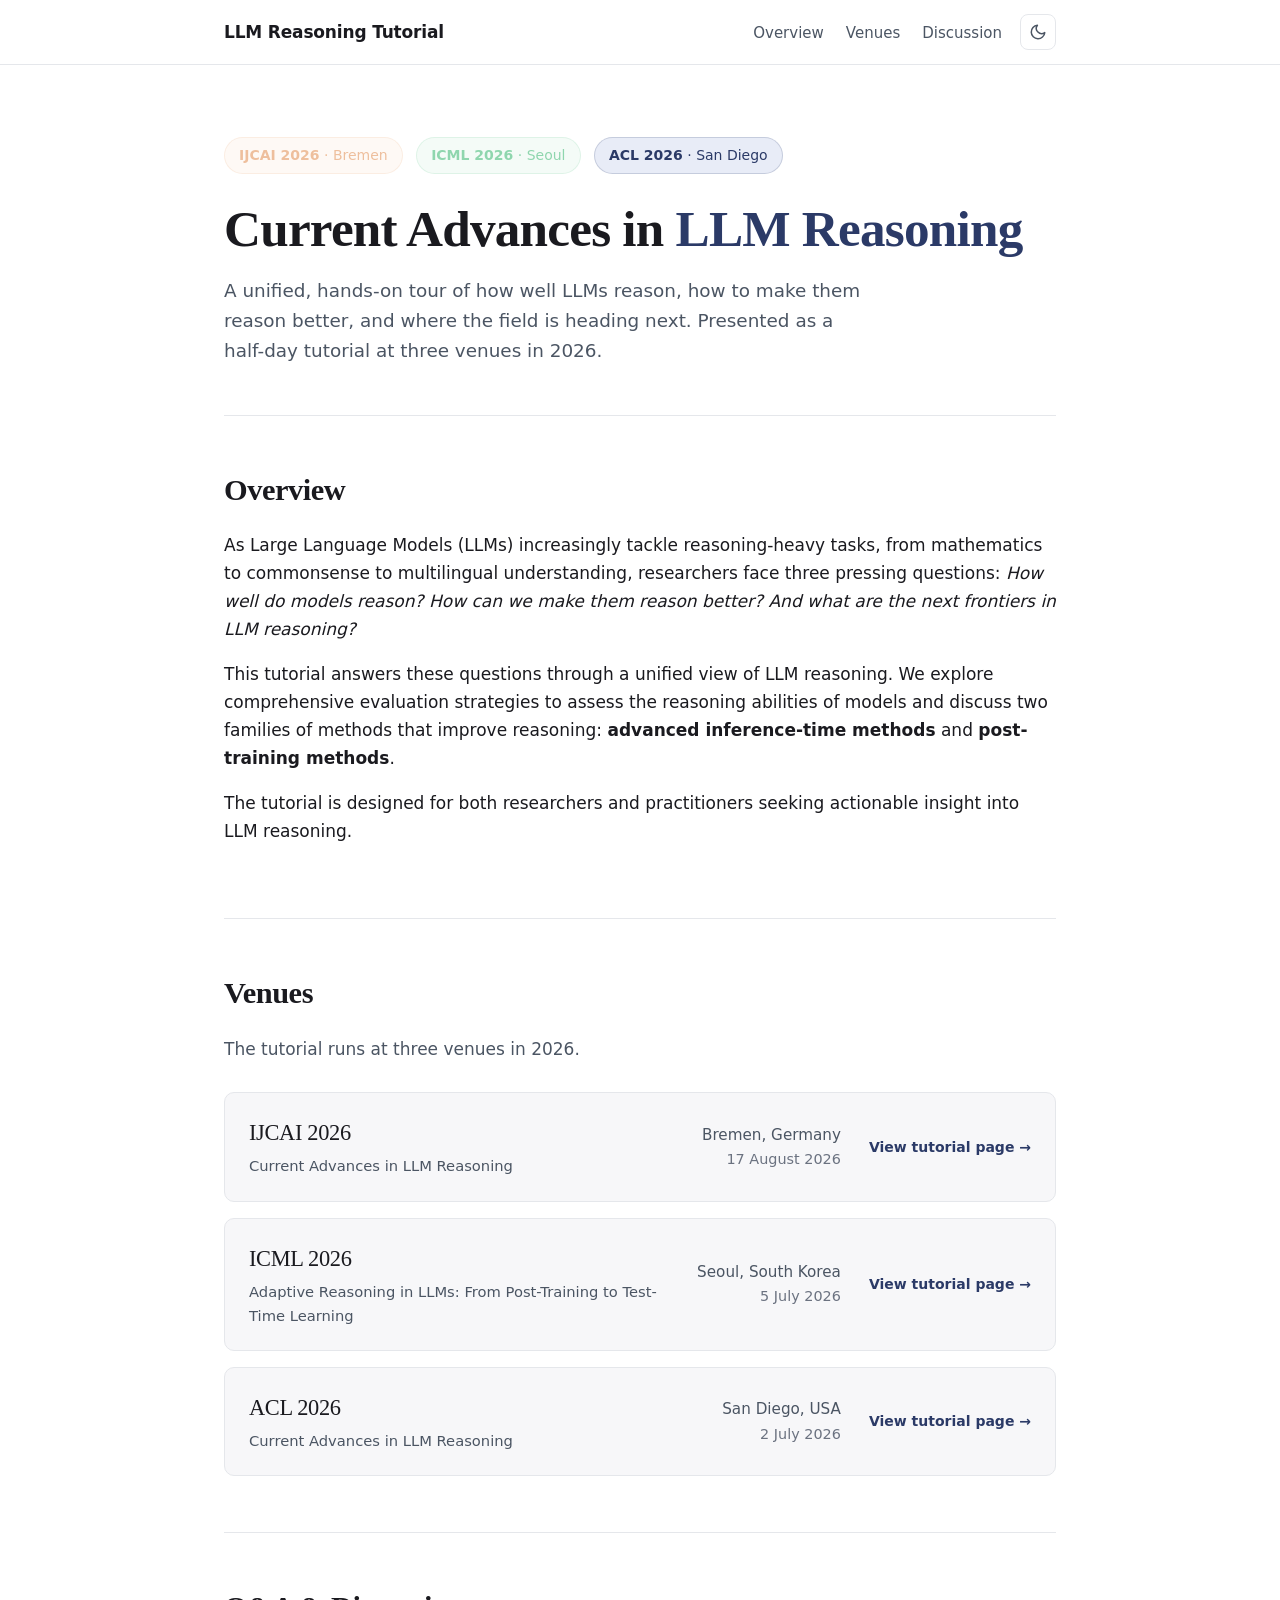
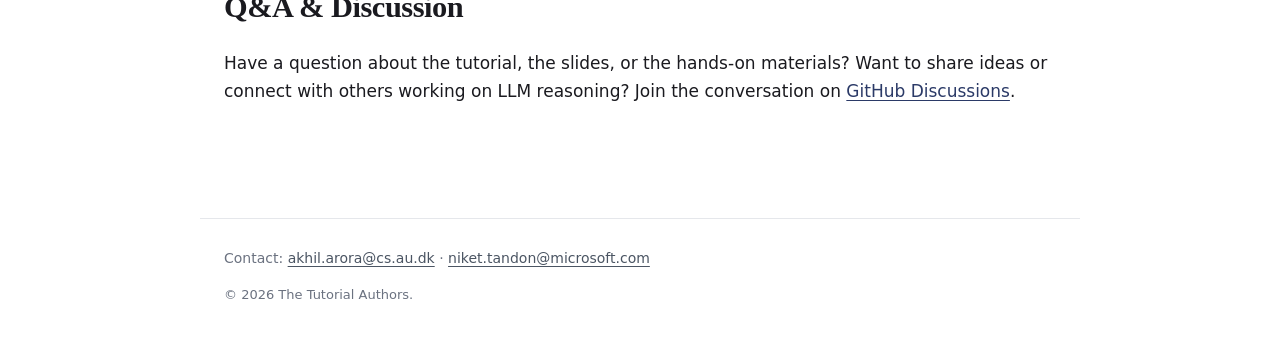
<file: index.html>
<!DOCTYPE html>
<html lang="en">
<head>
  <meta charset="UTF-8" />
  <meta name="viewport" content="width=device-width, initial-scale=1.0" />
  <title>Current Advances in LLM Reasoning — Tutorial</title>
  <meta name="description" content="A half-day tutorial on evaluating, improving, and extending reasoning in large language models. Presented at IJCAI 2026, ICML 2026 and ACL 2026." />

  <!-- Favicon -->
  <link rel="icon" type="image/png" href="/assets/favicon.png" />
  <link rel="apple-touch-icon" href="/assets/favicon.png" />

  <!-- Open Graph / Twitter -->
  <meta property="og:title" content="Current Advances in LLM Reasoning — Tutorial" />
  <meta property="og:description" content="A unified, hands-on tour of evaluation, inference-time strategies, post-training, and frontiers in LLM reasoning. At IJCAI 2026, ICML 2026 and ACL 2026." />
  <meta property="og:type" content="website" />
  <meta property="og:image" content="/assets/logo.png" />
  <meta property="og:image:width" content="1254" />
  <meta property="og:image:height" content="1254" />
  <meta property="og:image:alt" content="Current Advances in LLM Reasoning — tutorial logo" />
  <meta name="twitter:card" content="summary_large_image" />
  <meta name="twitter:image" content="/assets/logo.png" />

  <link rel="stylesheet" href="/style.css" />
  <script>
    // Apply stored theme before first paint to prevent flash.
    (function () {
      try {
        var t = localStorage.getItem('theme');
        if (t === 'dark' || t === 'light') {
          document.documentElement.setAttribute('data-theme', t);
        }
      } catch (e) {}
    })();
  </script>
</head>
<body>
  <a class="skip-link" href="#main">Skip to main content</a>

  <header class="site-header">
    <nav class="nav" aria-label="Primary">
      <a href="#top" class="nav-brand">LLM Reasoning Tutorial</a>
      <div class="nav-right">
        <ul id="nav-menu" class="nav-links">
          <li><a href="#overview">Overview</a></li>
          <li><a href="#venues">Venues</a></li>
          <li><a href="#discussion">Discussion</a></li>
        </ul>
        <button class="theme-toggle" id="theme-toggle" type="button" aria-label="Toggle color theme" title="Toggle theme">
          <svg class="icon icon-sun" viewBox="0 0 24 24" width="18" height="18" fill="none" stroke="currentColor" stroke-width="2" stroke-linecap="round" stroke-linejoin="round" aria-hidden="true">
            <circle cx="12" cy="12" r="4"></circle>
            <path d="M12 2v2M12 20v2M4.93 4.93l1.41 1.41M17.66 17.66l1.41 1.41M2 12h2M20 12h2M4.93 19.07l1.41-1.41M17.66 6.34l1.41-1.41"></path>
          </svg>
          <svg class="icon icon-moon" viewBox="0 0 24 24" width="18" height="18" fill="none" stroke="currentColor" stroke-width="2" stroke-linecap="round" stroke-linejoin="round" aria-hidden="true">
            <path d="M21 12.79A9 9 0 1 1 11.21 3 7 7 0 0 0 21 12.79z"></path>
          </svg>
        </button>
        <button class="nav-toggle" aria-expanded="false" aria-controls="nav-menu" aria-label="Toggle navigation">
          <span></span><span></span><span></span>
        </button>
      </div>
    </nav>
  </header>

  <main id="main">
    <section class="hero" id="top">
      <p class="venue-badge venue-badge--alt"><strong>IJCAI 2026</strong> · Bremen</p>
      <p class="venue-badge venue-badge--green"><strong>ICML 2026</strong> · Seoul</p>
      <p class="venue-badge"><strong>ACL 2026</strong> · San Diego</p>
      <h1>Current Advances in <span class="accent">LLM Reasoning</span></h1>
      <p class="tagline">A unified, hands-on tour of how well LLMs reason, how to make them reason better, and where the field is heading next. Presented as a half-day tutorial at three venues in 2026.</p>
    </section>

    <section id="overview" class="section">
      <h2>Overview</h2>
      <p>
        As Large Language Models (LLMs) increasingly tackle reasoning-heavy tasks, from mathematics
        to commonsense to multilingual understanding, researchers face three pressing questions:
        <em>How well do models reason? How can we make them reason better? And what are the next
        frontiers in LLM reasoning?</em>
      </p>
      <p>
        This tutorial answers these questions through a unified view of LLM reasoning. We explore
        comprehensive evaluation strategies to assess the reasoning abilities of models and discuss two families of methods that
        improve reasoning: <strong>advanced inference-time methods</strong> and <strong>post-training methods</strong>.
      </p>
      <p>
        The tutorial is designed for both researchers and practitioners seeking actionable insight
        into LLM reasoning.
      </p>
    </section>

    <section id="venues" class="section">
      <h2>Venues</h2>
      <p class="section-intro">
        The tutorial runs at three venues in 2026.
      </p>
      <ul class="venues">
        <li>
          <a class="venue-card" href="/ijcai2026/">
            <div class="venue-main">
              <p class="venue-name">IJCAI 2026</p>
              <p class="venue-title">Current Advances in LLM Reasoning</p>
            </div>
            <div class="venue-meta">
              <p class="venue-where">Bremen, Germany</p>
              <p class="venue-when">17 August 2026</p>
            </div>
            <span class="venue-cta">View tutorial page →</span>
          </a>
        </li>
        <li>
          <a class="venue-card" href="/icml2026/">
            <div class="venue-main">
              <p class="venue-name">ICML 2026</p>
              <p class="venue-title">Adaptive Reasoning in LLMs: From Post-Training to Test-Time Learning</p>
            </div>
            <div class="venue-meta">
              <p class="venue-where">Seoul, South Korea</p>
              <p class="venue-when">5 July 2026</p>
            </div>
            <span class="venue-cta">View tutorial page →</span>
          </a>
        </li>
        <li>
          <a class="venue-card" href="/acl2026/">
            <div class="venue-main">
              <p class="venue-name">ACL 2026</p>
              <p class="venue-title">Current Advances in LLM Reasoning</p>
            </div>
            <div class="venue-meta">
              <p class="venue-where">San Diego, USA</p>
              <p class="venue-when">2 July 2026</p>
            </div>
            <span class="venue-cta">View tutorial page →</span>
          </a>
        </li>
      </ul>
    </section>

    <section id="discussion" class="section">
      <h2>Q&amp;A &amp; Discussion</h2>
      <p>
        Have a question about the tutorial, the slides, or the hands-on materials? Want to share
        ideas or connect with others working on LLM reasoning? Join the conversation on
        <a href="https://github.com/llmreasoning/llmreasoning.github.io/discussions">GitHub Discussions</a>.
      </p>
    </section>

  </main>

  <footer class="site-footer">
    <p>
      Contact: <a href="mailto:akhil.arora@cs.au.dk">akhil.arora@cs.au.dk</a> ·
      <a href="mailto:niket.tandon@microsoft.com">niket.tandon@microsoft.com</a>
    </p>
    <p class="fine">&copy; 2026 The Tutorial Authors.</p>
  </footer>

  <script>
    // Mobile nav toggle
    const toggle = document.querySelector('.nav-toggle');
    const menu = document.getElementById('nav-menu');
    toggle?.addEventListener('click', () => {
      const open = toggle.getAttribute('aria-expanded') === 'true';
      toggle.setAttribute('aria-expanded', String(!open));
      menu.classList.toggle('open');
    });
    menu?.addEventListener('click', (e) => {
      if (e.target.tagName === 'A') {
        toggle.setAttribute('aria-expanded', 'false');
        menu.classList.remove('open');
      }
    });

    // Theme toggle: cycles between explicit light and dark.
    // First click flips away from the effective theme (which may have been system-driven).
    const themeToggle = document.getElementById('theme-toggle');
    themeToggle?.addEventListener('click', () => {
      const root = document.documentElement;
      const stored = root.getAttribute('data-theme');
      const prefersDark = window.matchMedia('(prefers-color-scheme: dark)').matches;
      const effective = stored || (prefersDark ? 'dark' : 'light');
      const next = effective === 'dark' ? 'light' : 'dark';
      root.setAttribute('data-theme', next);
      try { localStorage.setItem('theme', next); } catch (e) {}
    });
  </script>
</body>
</html>
</file>
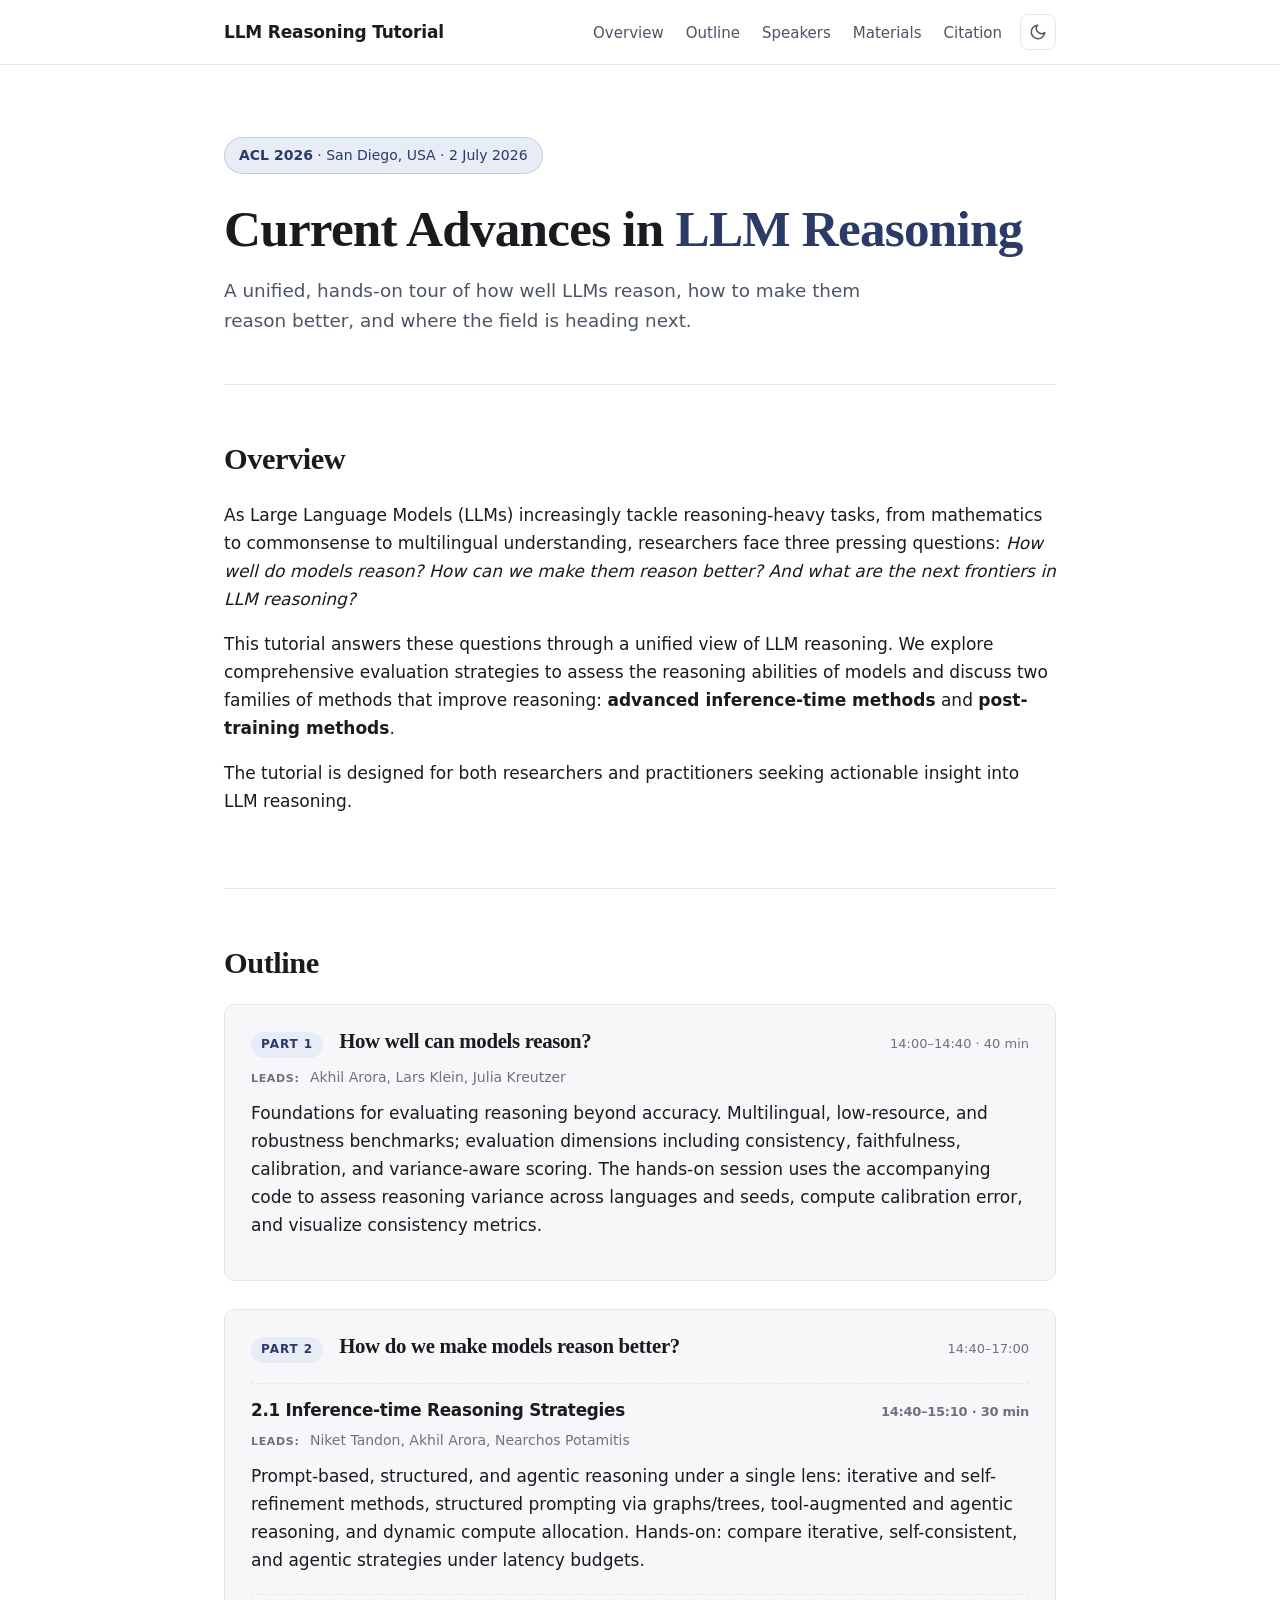
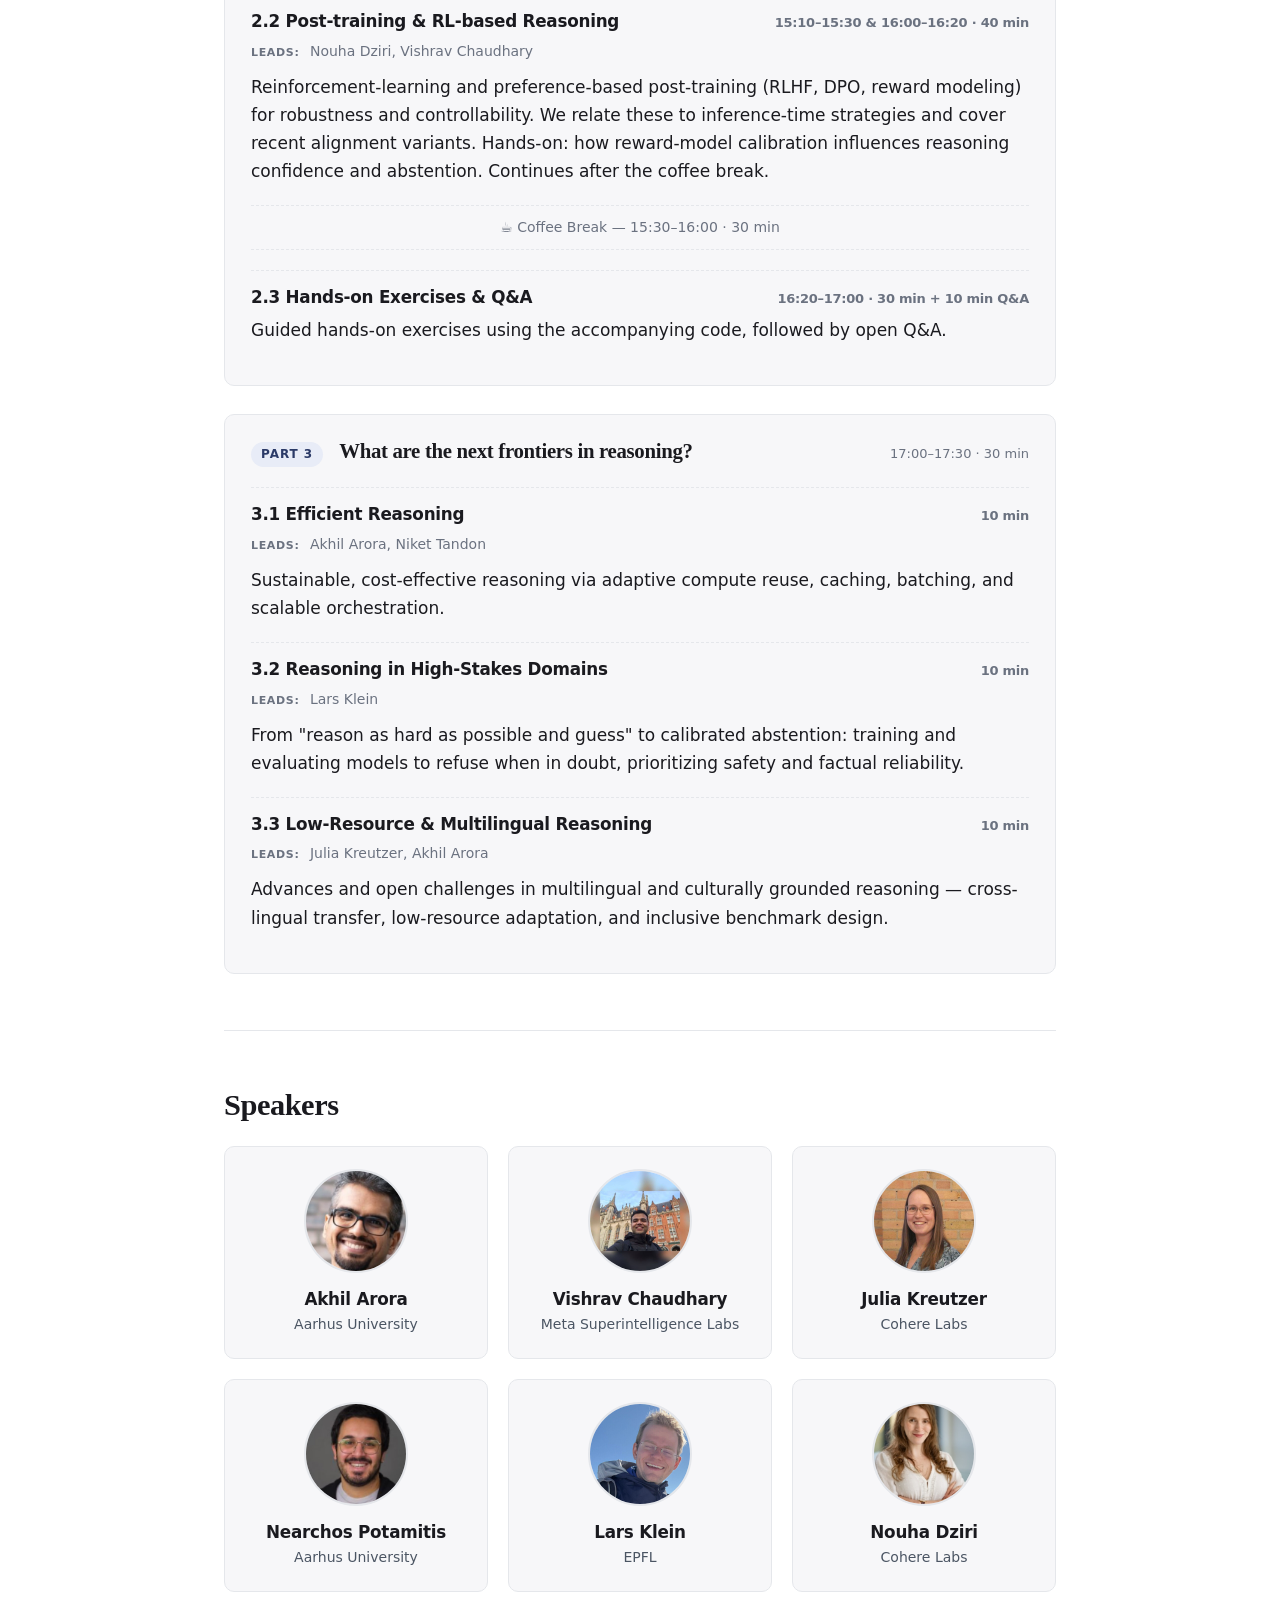
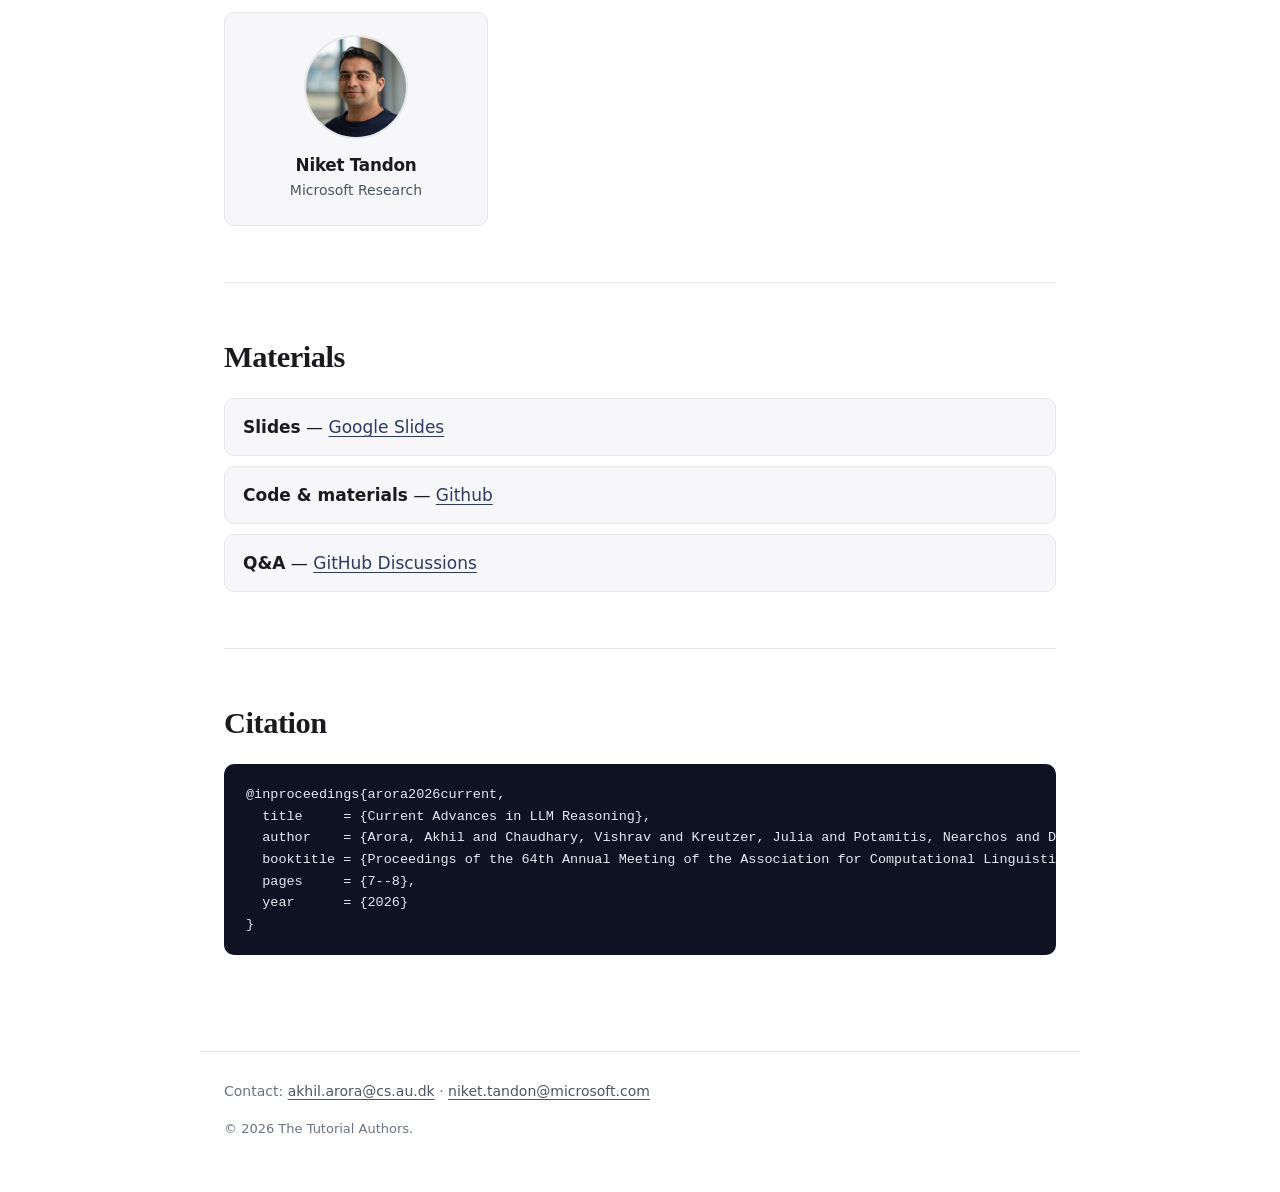
<file: acl/index.html>
<!DOCTYPE html>
<html lang="en">
<head>
  <meta charset="utf-8">
  <meta name="viewport" content="width=device-width, initial-scale=1">
  <title>Redirecting…</title>
  <link rel="canonical" href="/acl2026/">
  <meta name="robots" content="noindex">
  <meta http-equiv="refresh" content="0; url=/acl2026/">
  <script>window.location.replace("/acl2026/");</script>
</head>
<body>
  <p>This page has moved to <a href="/acl2026/">/acl2026/</a>.</p>
</body>
</html>
</file>
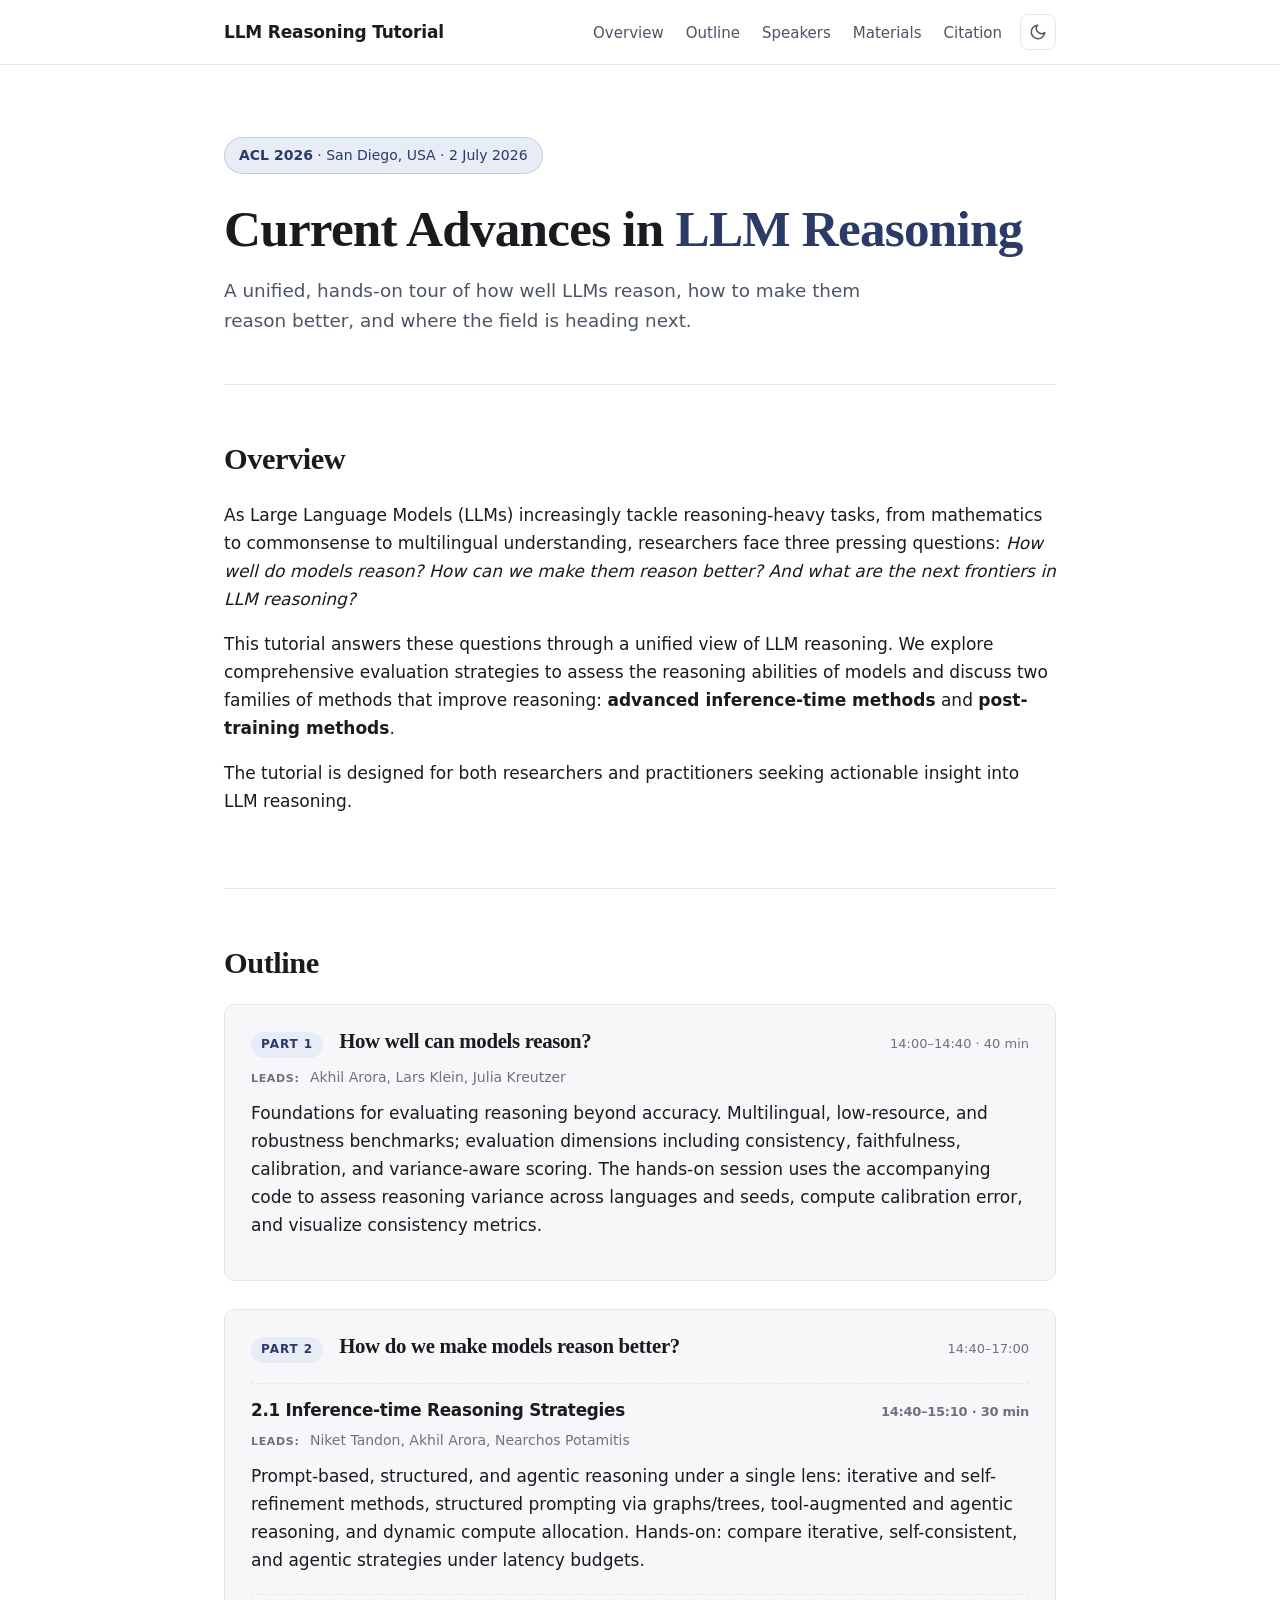
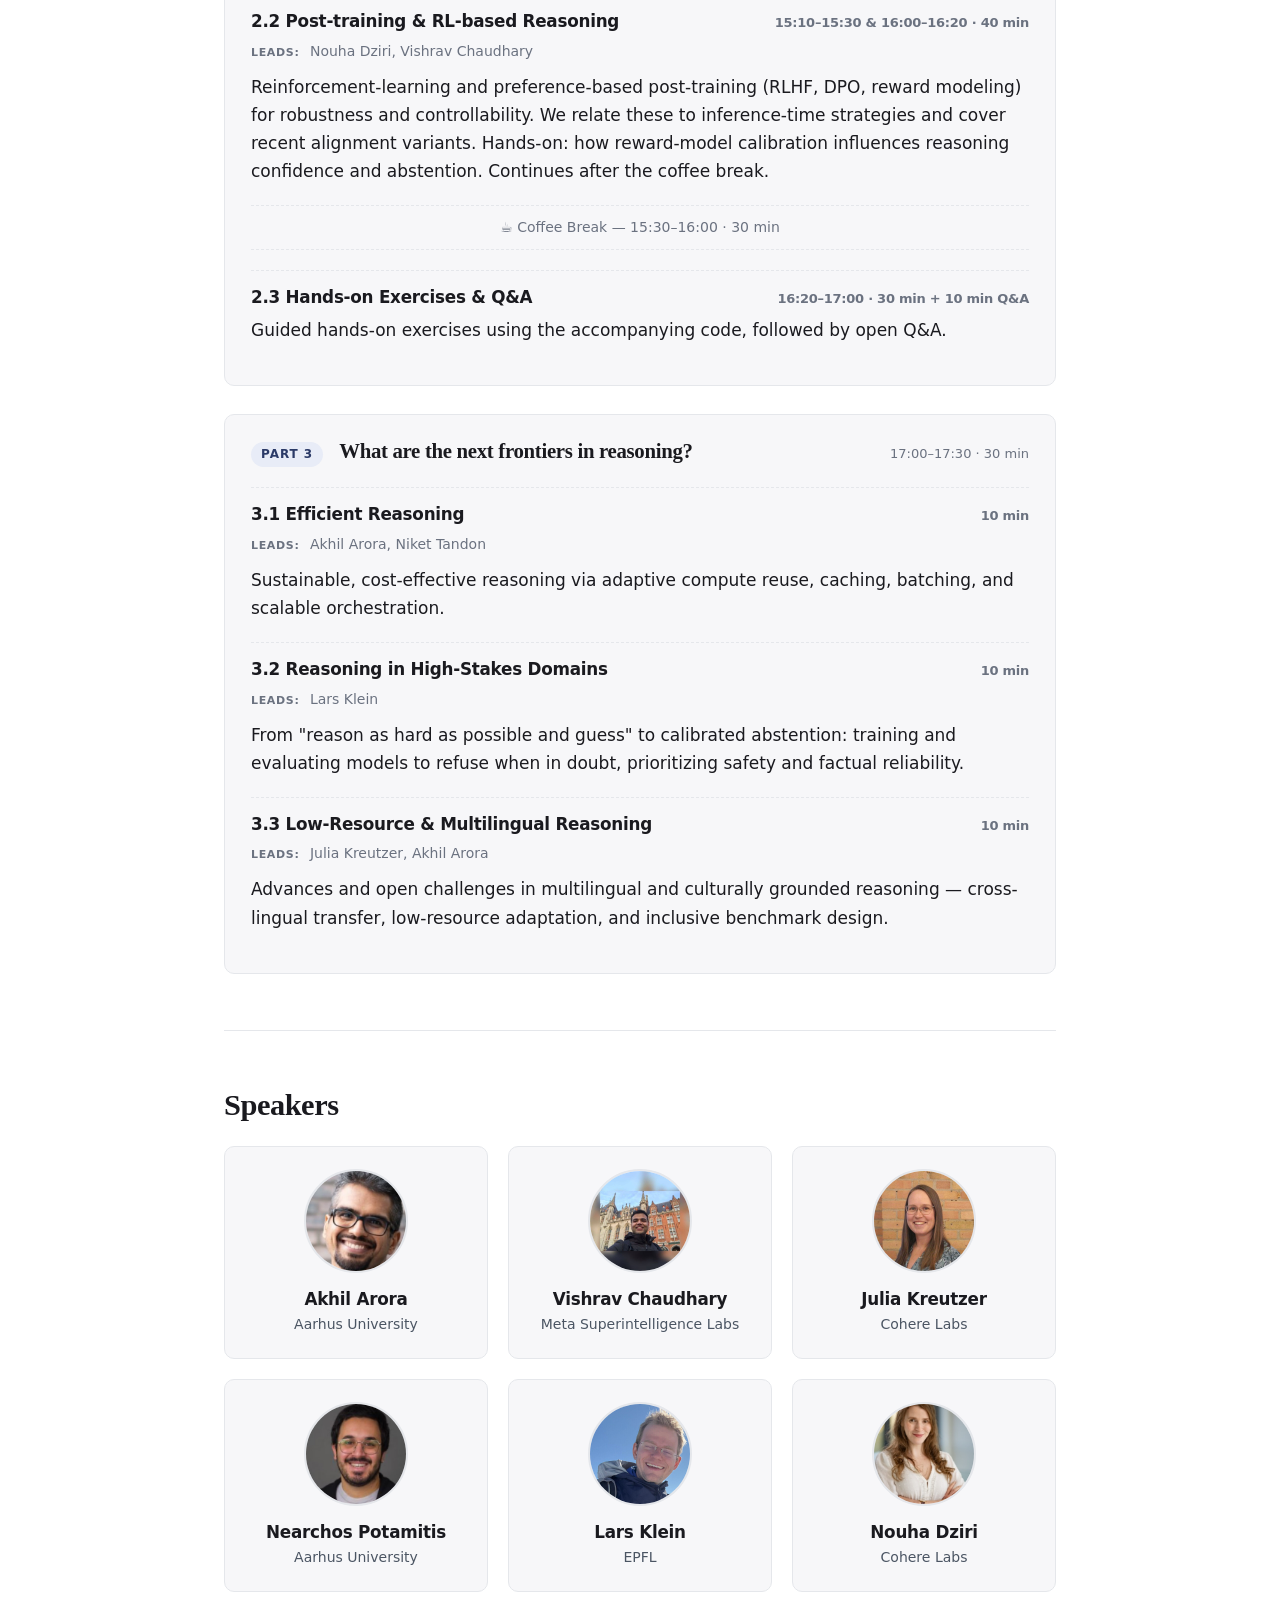
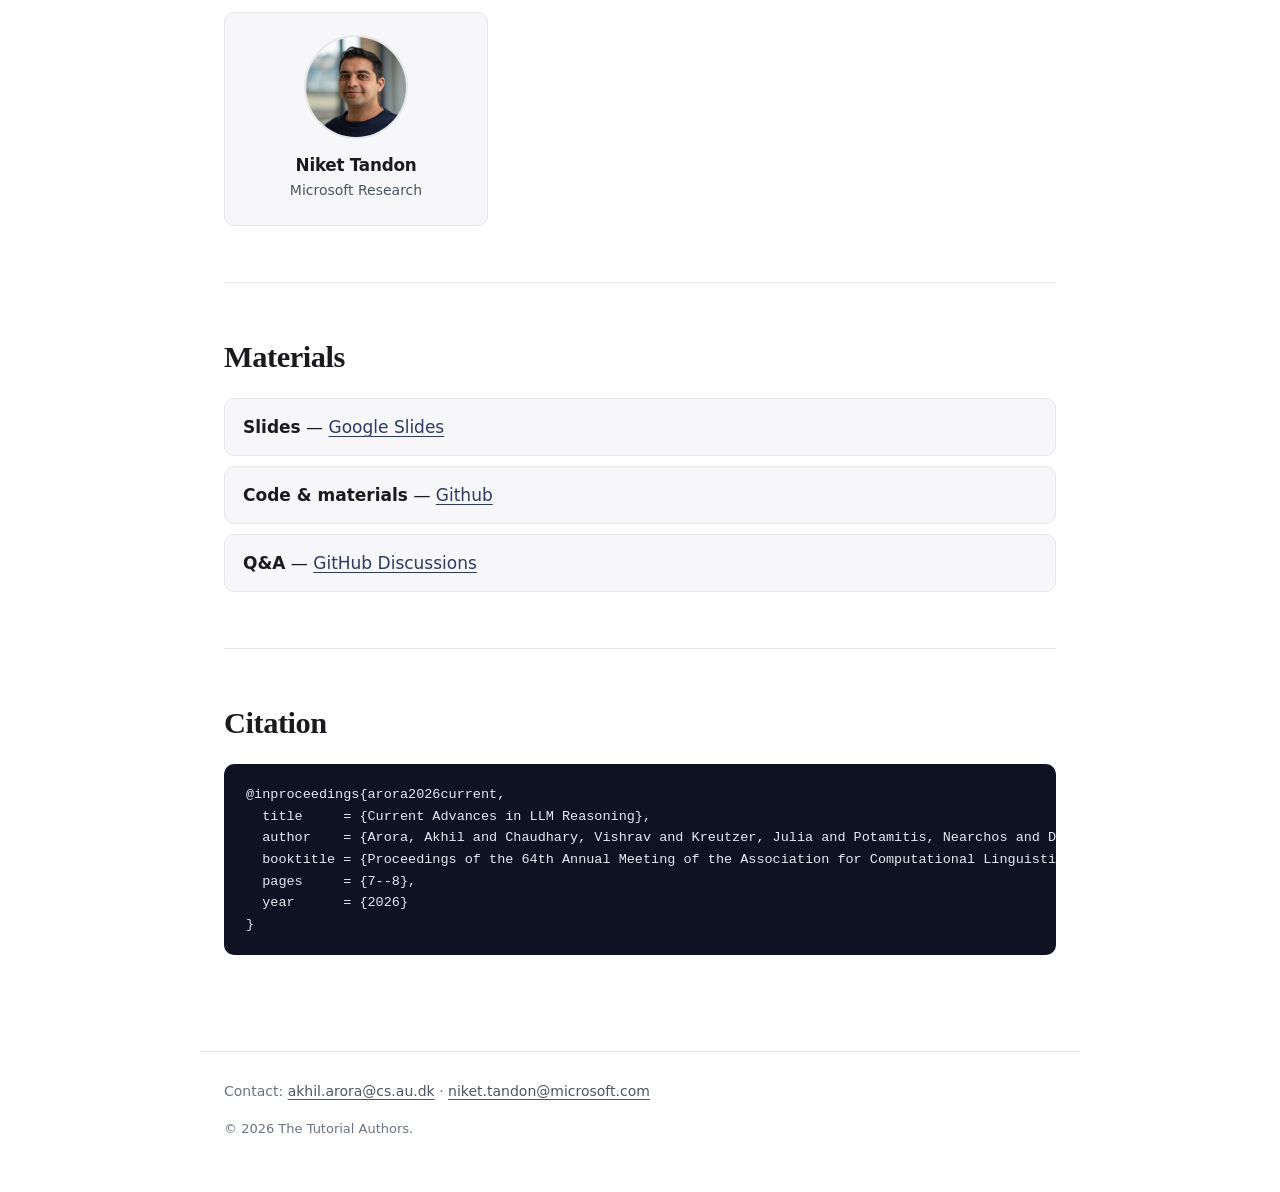
<file: acl2026/index.html>
<!DOCTYPE html>
<html lang="en">
<head>
  <meta charset="UTF-8" />
  <meta name="viewport" content="width=device-width, initial-scale=1.0" />
  <title>Current Advances in LLM Reasoning — ACL 2026 Tutorial</title>
  <meta name="description" content="Half-day tutorial (Current Advances in LLM Reasoning) at ACL 2026 (San Diego, USA) on evaluating, improving, and extending reasoning in large language models." />

  <!-- Favicon -->
  <link rel="icon" type="image/png" href="/assets/favicon.png" />
  <link rel="apple-touch-icon" href="/assets/favicon.png" />

  <!-- Open Graph / Twitter -->
  <meta property="og:title" content="Current Advances in LLM Reasoning — ACL 2026 Tutorial" />
  <meta property="og:description" content="A unified, hands-on tour of evaluation, inference-time strategies, post-training, and frontiers in LLM reasoning." />
  <meta property="og:type" content="website" />
  <meta property="og:image" content="/assets/logo.png" />
  <meta property="og:image:width" content="1254" />
  <meta property="og:image:height" content="1254" />
  <meta property="og:image:alt" content="Current Advances in LLM Reasoning — tutorial logo" />
  <meta name="twitter:card" content="summary_large_image" />
  <meta name="twitter:image" content="/assets/logo.png" />

  <link rel="stylesheet" href="/style.css" />
  <script>
    // Apply stored theme before first paint to prevent flash.
    (function () {
      try {
        var t = localStorage.getItem('theme');
        if (t === 'dark' || t === 'light') {
          document.documentElement.setAttribute('data-theme', t);
        }
      } catch (e) {}
    })();
  </script>
</head>
<body>
  <a class="skip-link" href="#main">Skip to main content</a>

  <header class="site-header">
    <nav class="nav" aria-label="Primary">
      <a href="/" class="nav-brand">LLM Reasoning Tutorial</a>
      <div class="nav-right">
        <ul id="nav-menu" class="nav-links">
          <li><a href="#overview">Overview</a></li>
          <li><a href="#outline">Outline</a></li>
          <li><a href="#speakers">Speakers</a></li>
          <li><a href="#materials">Materials</a></li>
          <li><a href="#citation">Citation</a></li>
        </ul>
        <button class="theme-toggle" id="theme-toggle" type="button" aria-label="Toggle color theme" title="Toggle theme">
          <svg class="icon icon-sun" viewBox="0 0 24 24" width="18" height="18" fill="none" stroke="currentColor" stroke-width="2" stroke-linecap="round" stroke-linejoin="round" aria-hidden="true">
            <circle cx="12" cy="12" r="4"></circle>
            <path d="M12 2v2M12 20v2M4.93 4.93l1.41 1.41M17.66 17.66l1.41 1.41M2 12h2M20 12h2M4.93 19.07l1.41-1.41M17.66 6.34l1.41-1.41"></path>
          </svg>
          <svg class="icon icon-moon" viewBox="0 0 24 24" width="18" height="18" fill="none" stroke="currentColor" stroke-width="2" stroke-linecap="round" stroke-linejoin="round" aria-hidden="true">
            <path d="M21 12.79A9 9 0 1 1 11.21 3 7 7 0 0 0 21 12.79z"></path>
          </svg>
        </button>
        <button class="nav-toggle" aria-expanded="false" aria-controls="nav-menu" aria-label="Toggle navigation">
          <span></span><span></span><span></span>
        </button>
      </div>
    </nav>
  </header>

  <main id="main">
    <section class="hero" id="top">
      <p class="venue-badge"><strong>ACL 2026</strong> · San Diego, USA · 2 July 2026</p>
      <h1>Current Advances in <span class="accent">LLM Reasoning</span></h1>
      <p class="tagline">A unified, hands-on tour of how well LLMs reason, how to make them reason better, and where the field is heading next.</p>
    </section>

    <section id="overview" class="section">
      <h2>Overview</h2>
      <p>
        As Large Language Models (LLMs) increasingly tackle reasoning-heavy tasks, from mathematics
        to commonsense to multilingual understanding, researchers face three pressing questions:
        <em>How well do models reason? How can we make them reason better? And what are the next
        frontiers in LLM reasoning?</em>
      </p>
      <p>
        This tutorial answers these questions through a unified view of LLM reasoning. We explore
        comprehensive evaluation strategies to assess the reasoning abilities of models and discuss two families of methods that
        improve reasoning: <strong>advanced inference-time methods</strong> and <strong>post-training methods</strong>.
      </p>
      <p>
        The tutorial is designed for both researchers and practitioners seeking actionable insight
        into LLM reasoning.
      </p>
    </section>

    <section id="outline" class="section">
      <h2>Outline</h2>

      <ol class="outline">
        <li class="outline-part">
          <div class="outline-head">
            <span class="outline-num">Part 1</span>
            <h3>How well can models reason?</h3>
            <span class="outline-meta">14:00–14:40 · 40 min</span>
          </div>
          <p class="outline-leads"><span class="label">Leads:</span> Akhil Arora, Lars Klein, Julia Kreutzer</p>
          <p>
            Foundations for evaluating reasoning beyond accuracy. Multilingual, low-resource, and
            robustness benchmarks; evaluation dimensions including consistency, faithfulness,
            calibration, and variance-aware scoring. The hands-on session uses the accompanying code to
            assess reasoning variance across languages and seeds, compute calibration error, and
            visualize consistency metrics.
          </p>
        </li>

        <li class="outline-part">
          <div class="outline-head">
            <span class="outline-num">Part 2</span>
            <h3>How do we make models reason better?</h3>
            <span class="outline-meta">14:40–17:00</span>
          </div>

          <div class="outline-sub">
            <h4>2.1 Inference-time Reasoning Strategies <span class="outline-meta">14:40–15:10 · 30 min</span></h4>
            <p class="outline-leads"><span class="label">Leads:</span> Niket Tandon, Akhil Arora, Nearchos Potamitis</p>
            <p>
              Prompt-based, structured, and agentic reasoning under a single lens: iterative and
              self-refinement methods, structured prompting via graphs/trees, tool-augmented and
              agentic reasoning, and dynamic compute allocation. Hands-on: compare iterative,
              self-consistent, and agentic strategies under latency budgets.
            </p>
          </div>

          <div class="outline-sub">
            <h4>2.2 Post-training &amp; RL-based Reasoning <span class="outline-meta">15:10–15:30 &amp; 16:00–16:20 · 40 min</span></h4>
            <p class="outline-leads"><span class="label">Leads:</span> Nouha Dziri, Vishrav Chaudhary</p>
            <p>
              Reinforcement-learning and preference-based post-training (RLHF, DPO, reward modeling)
              for robustness and controllability. We relate these to inference-time strategies and
              cover recent alignment variants. Hands-on: how reward-model calibration influences
              reasoning confidence and abstention. Continues after the coffee break.
            </p>
          </div>

          <div class="outline-break">☕ Coffee Break — 15:30–16:00 · 30 min</div>

          <div class="outline-sub">
            <h4>2.3 Hands-on Exercises &amp; Q&amp;A <span class="outline-meta">16:20–17:00 · 30 min + 10 min Q&amp;A</span></h4>
            <p>
              Guided hands-on exercises using the accompanying code, followed by open Q&amp;A.
            </p>
          </div>
        </li>

        <li class="outline-part">
          <div class="outline-head">
            <span class="outline-num">Part 3</span>
            <h3>What are the next frontiers in reasoning?</h3>
            <span class="outline-meta">17:00–17:30 · 30 min</span>
          </div>

          <div class="outline-sub">
            <h4>3.1 Efficient Reasoning <span class="outline-meta">10 min</span></h4>
            <p class="outline-leads"><span class="label">Leads:</span> Akhil Arora, Niket Tandon</p>
            <p>Sustainable, cost-effective reasoning via adaptive compute reuse, caching, batching, and scalable orchestration.</p>
          </div>

          <div class="outline-sub">
            <h4>3.2 Reasoning in High-Stakes Domains <span class="outline-meta">10 min</span></h4>
            <p class="outline-leads"><span class="label">Leads:</span> Lars Klein</p>
            <p>From "reason as hard as possible and guess" to calibrated abstention: training and evaluating models to refuse when in doubt, prioritizing safety and factual reliability.</p>
          </div>

          <div class="outline-sub">
            <h4>3.3 Low-Resource &amp; Multilingual Reasoning <span class="outline-meta">10 min</span></h4>
            <p class="outline-leads"><span class="label">Leads:</span> Julia Kreutzer, Akhil Arora</p>
            <p>Advances and open challenges in multilingual and culturally grounded reasoning — cross-lingual transfer, low-resource adaptation, and inclusive benchmark design.</p>
          </div>
        </li>
      </ol>
    </section>

    <section id="speakers" class="section">
      <h2>Speakers</h2>

      <ul class="speakers">
        <li class="speaker">
          <img class="speaker-photo" src="/photos/akhil.jpg" alt="Akhil Arora" width="104" height="104" loading="lazy" />
          <div class="speaker-body">
            <h3>Akhil Arora</h3>
            <p class="affil">Aarhus University</p>
          </div>
        </li>
        <li class="speaker">
          <img class="speaker-photo" src="/photos/vishrav.jpeg" alt="Vishrav Chaudhary" width="104" height="104" loading="lazy" />
          <div class="speaker-body">
            <h3>Vishrav Chaudhary</h3>
            <p class="affil">Meta Superintelligence Labs</p>
          </div>
        </li>
        <li class="speaker">
          <img class="speaker-photo" src="/photos/julia.jpeg" alt="Julia Kreutzer" width="104" height="104" loading="lazy" />
          <div class="speaker-body">
            <h3>Julia Kreutzer</h3>
            <p class="affil">Cohere Labs</p>
          </div>
        </li>
        <li class="speaker">
          <img class="speaker-photo" src="/photos/nearchos.jpg" alt="Nearchos Potamitis" width="104" height="104" loading="lazy" />
          <div class="speaker-body">
            <h3>Nearchos Potamitis</h3>
            <p class="affil">Aarhus University</p>
          </div>
        </li>
        <li class="speaker">
          <img class="speaker-photo" src="/photos/lars.jpeg" alt="Lars Klein" width="104" height="104" loading="lazy" />
          <div class="speaker-body">
            <h3>Lars Klein</h3>
            <p class="affil">EPFL</p>
          </div>
        </li>
        <li class="speaker">
          <img class="speaker-photo" src="/photos/nouha.jpg" alt="Nouha Dziri" width="104" height="104" loading="lazy" />
          <div class="speaker-body">
            <h3>Nouha Dziri</h3>
            <p class="affil">Cohere Labs</p>
          </div>
        </li>
        <li class="speaker">
          <img class="speaker-photo" src="/photos/niket.jpg" alt="Niket Tandon" width="104" height="104" loading="lazy" />
          <div class="speaker-body">
            <h3>Niket Tandon</h3>
            <p class="affil">Microsoft Research</p>
          </div>
        </li>
      </ul>
    </section>

    <section id="materials" class="section">
      <h2>Materials</h2>
      <ul class="materials">
        <li><strong>Slides</strong> — <a href="https://docs.google.com/presentation/d/1Qwfu0Cc8Q3ZIgmm268wpgp5qVVgI0YbtXFwuTAqzQOE/edit?usp=drive_link">Google Slides</a></li>
        <li><strong>Code &amp; materials</strong> — <a href="https://github.com/au-clan/llmreasoning_materials">Github</a></li>
        <li><strong>Q&amp;A</strong> — <a href="https://github.com/llmreasoning/llmreasoning.github.io/discussions">GitHub Discussions</a></li>
      </ul>
    </section>

    <section id="citation" class="section">
      <h2>Citation</h2>
      <pre class="bibtex"><code>@inproceedings{arora2026current,
  title     = {Current Advances in LLM Reasoning},
  author    = {Arora, Akhil and Chaudhary, Vishrav and Kreutzer, Julia and Potamitis, Nearchos and Dziri, Nouha and Tandon, Niket},
  booktitle = {Proceedings of the 64th Annual Meeting of the Association for Computational Linguistics (Volume 5: Tutorial Abstracts)},
  pages     = {7--8},
  year      = {2026}
}</code></pre>
    </section>
  </main>

  <footer class="site-footer">
    <p>
      Contact: <a href="mailto:akhil.arora@cs.au.dk">akhil.arora@cs.au.dk</a> ·
      <a href="mailto:niket.tandon@microsoft.com">niket.tandon@microsoft.com</a>
    </p>
    <p class="fine">&copy; 2026 The Tutorial Authors.</p>
  </footer>

  <script>
    // Mobile nav toggle
    const toggle = document.querySelector('.nav-toggle');
    const menu = document.getElementById('nav-menu');
    toggle?.addEventListener('click', () => {
      const open = toggle.getAttribute('aria-expanded') === 'true';
      toggle.setAttribute('aria-expanded', String(!open));
      menu.classList.toggle('open');
    });
    menu?.addEventListener('click', (e) => {
      if (e.target.tagName === 'A') {
        toggle.setAttribute('aria-expanded', 'false');
        menu.classList.remove('open');
      }
    });

    // Theme toggle: cycles between explicit light and dark.
    // First click flips away from the effective theme (which may have been system-driven).
    const themeToggle = document.getElementById('theme-toggle');
    themeToggle?.addEventListener('click', () => {
      const root = document.documentElement;
      const stored = root.getAttribute('data-theme');
      const prefersDark = window.matchMedia('(prefers-color-scheme: dark)').matches;
      const effective = stored || (prefersDark ? 'dark' : 'light');
      const next = effective === 'dark' ? 'light' : 'dark';
      root.setAttribute('data-theme', next);
      try { localStorage.setItem('theme', next); } catch (e) {}
    });
  </script>
</body>
</html>
</file>
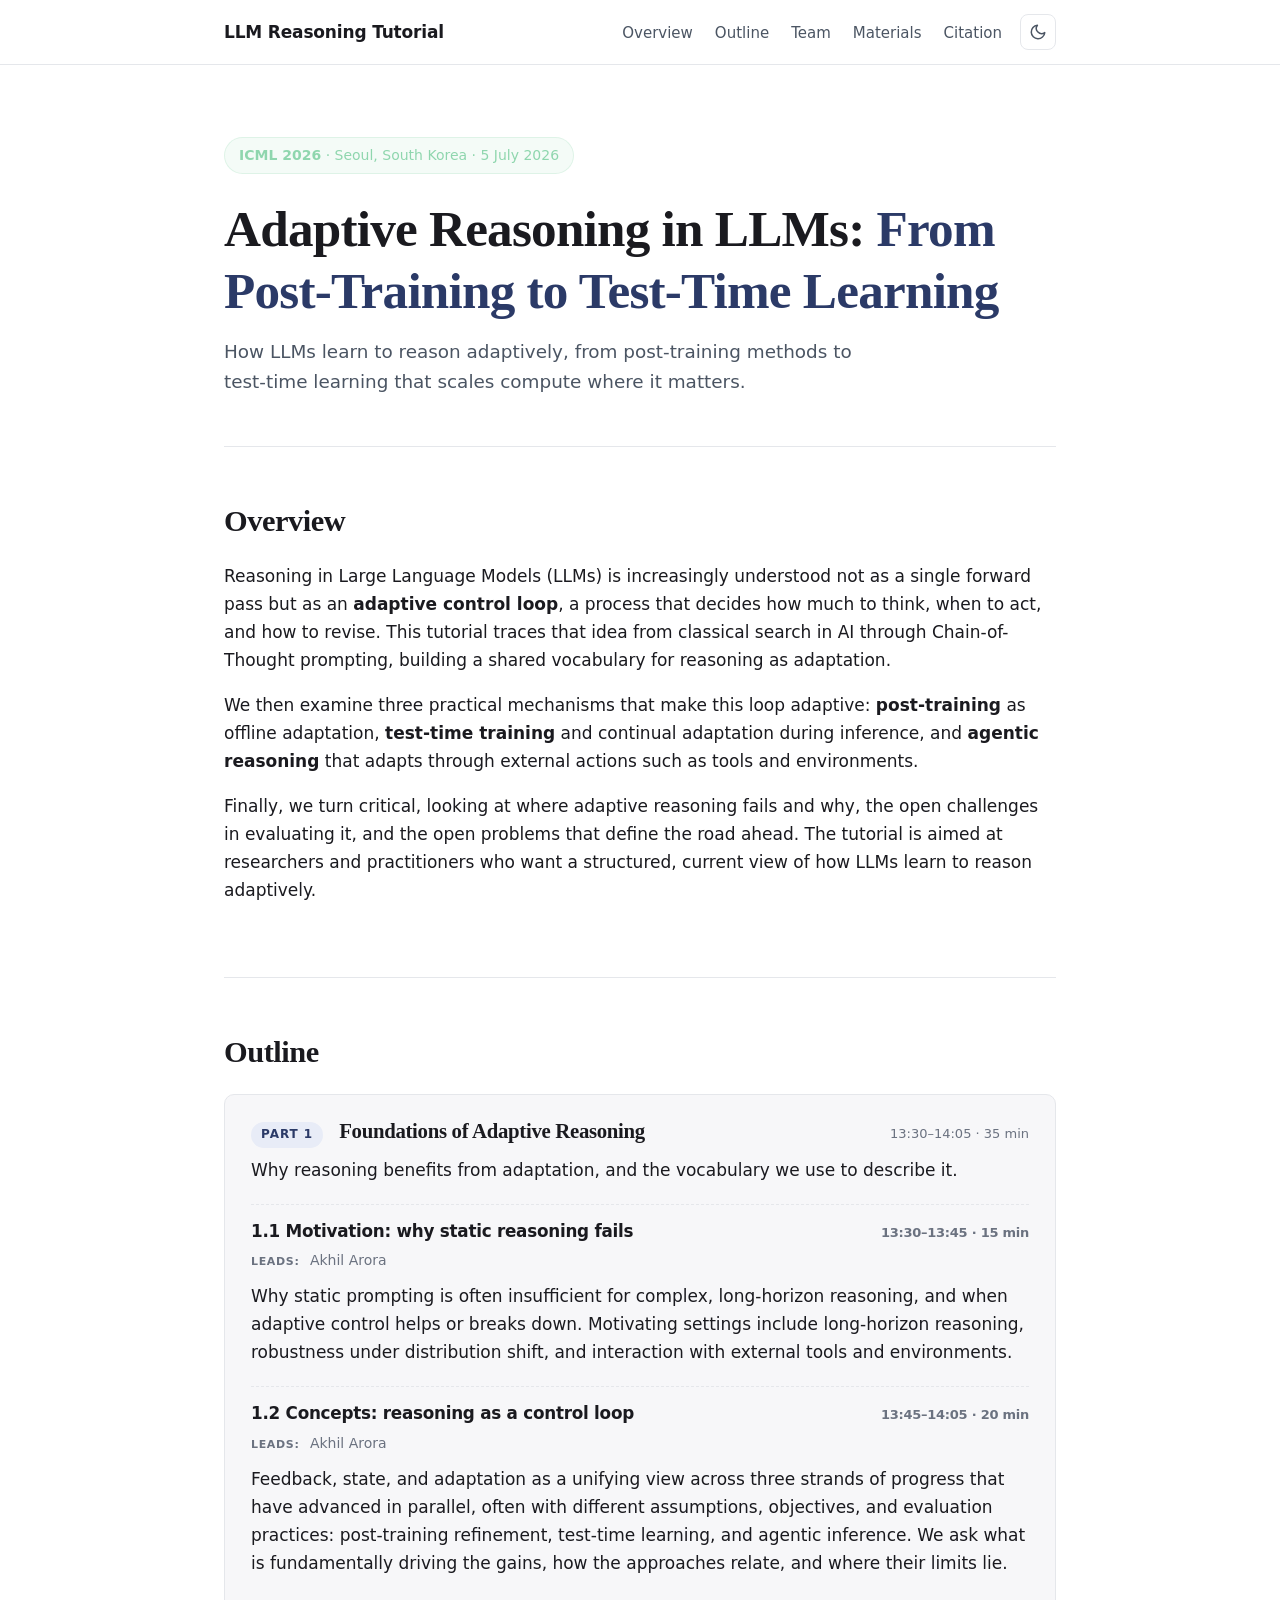
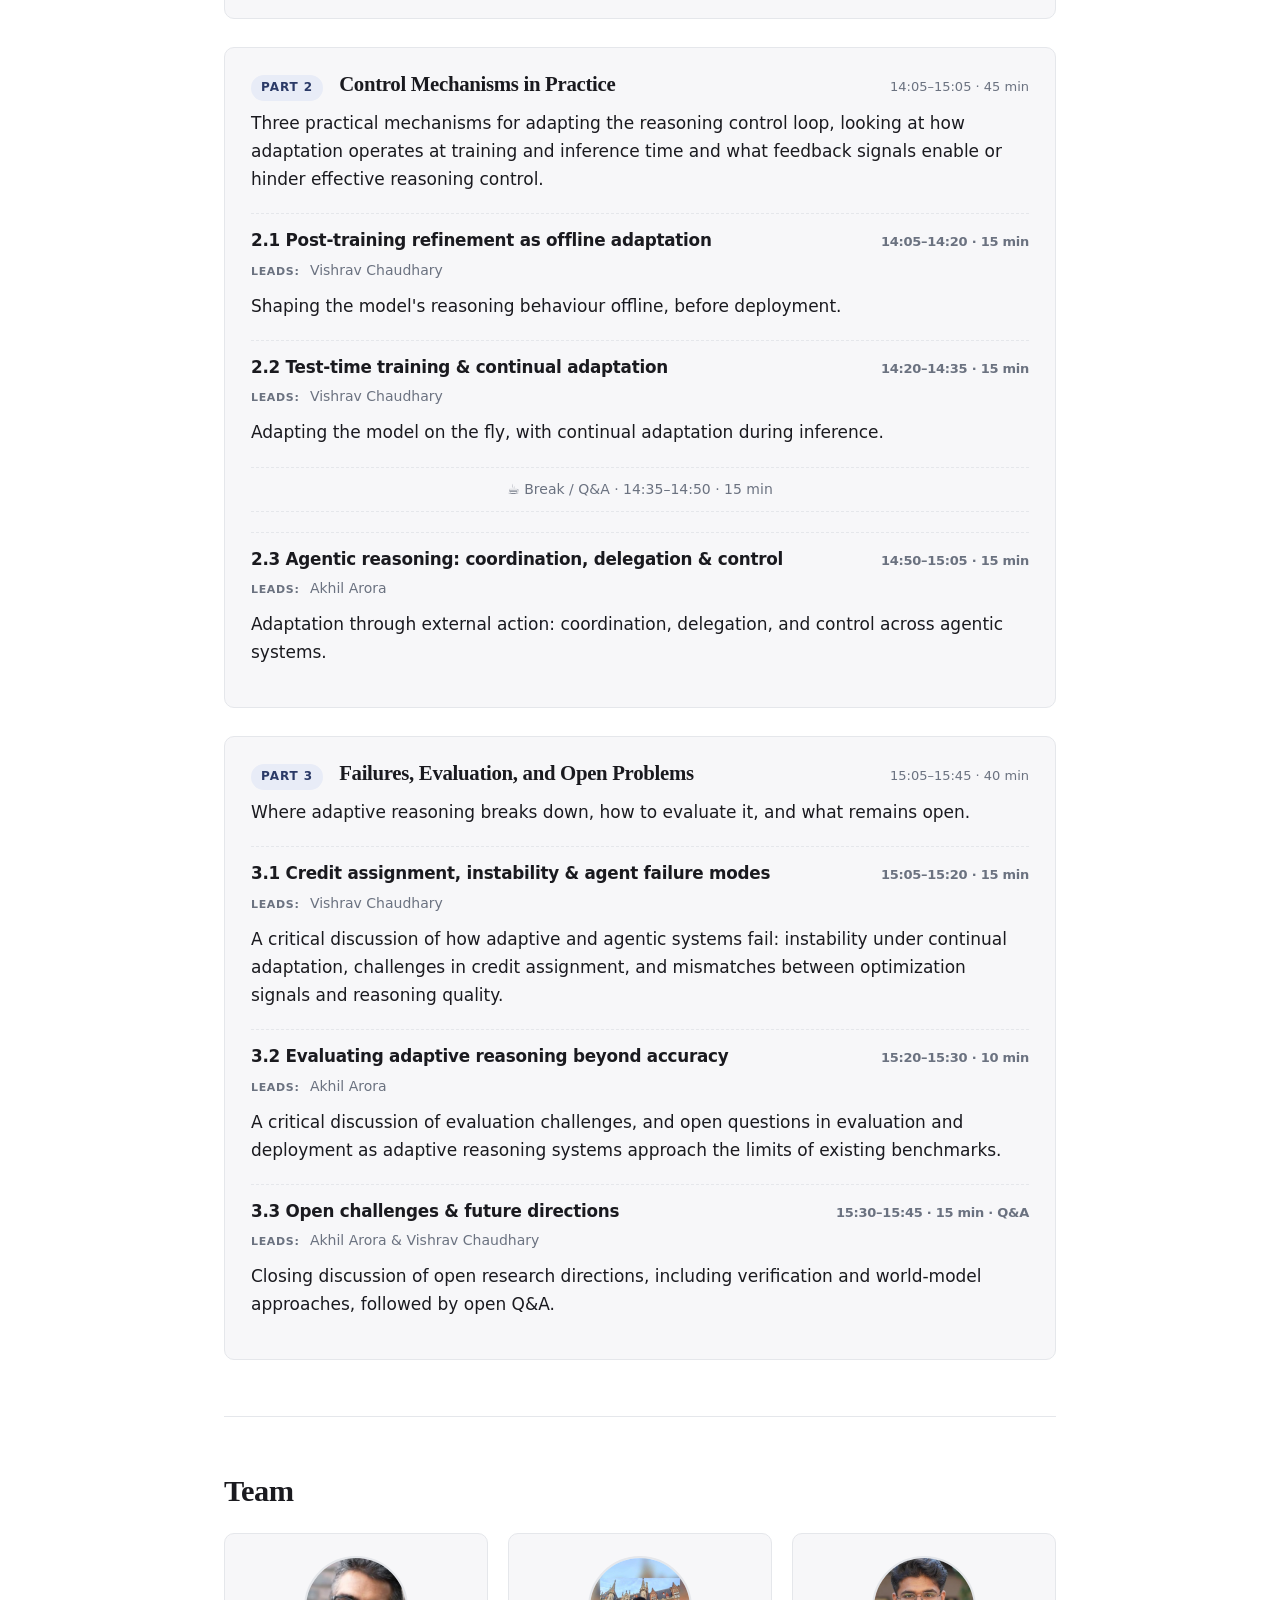
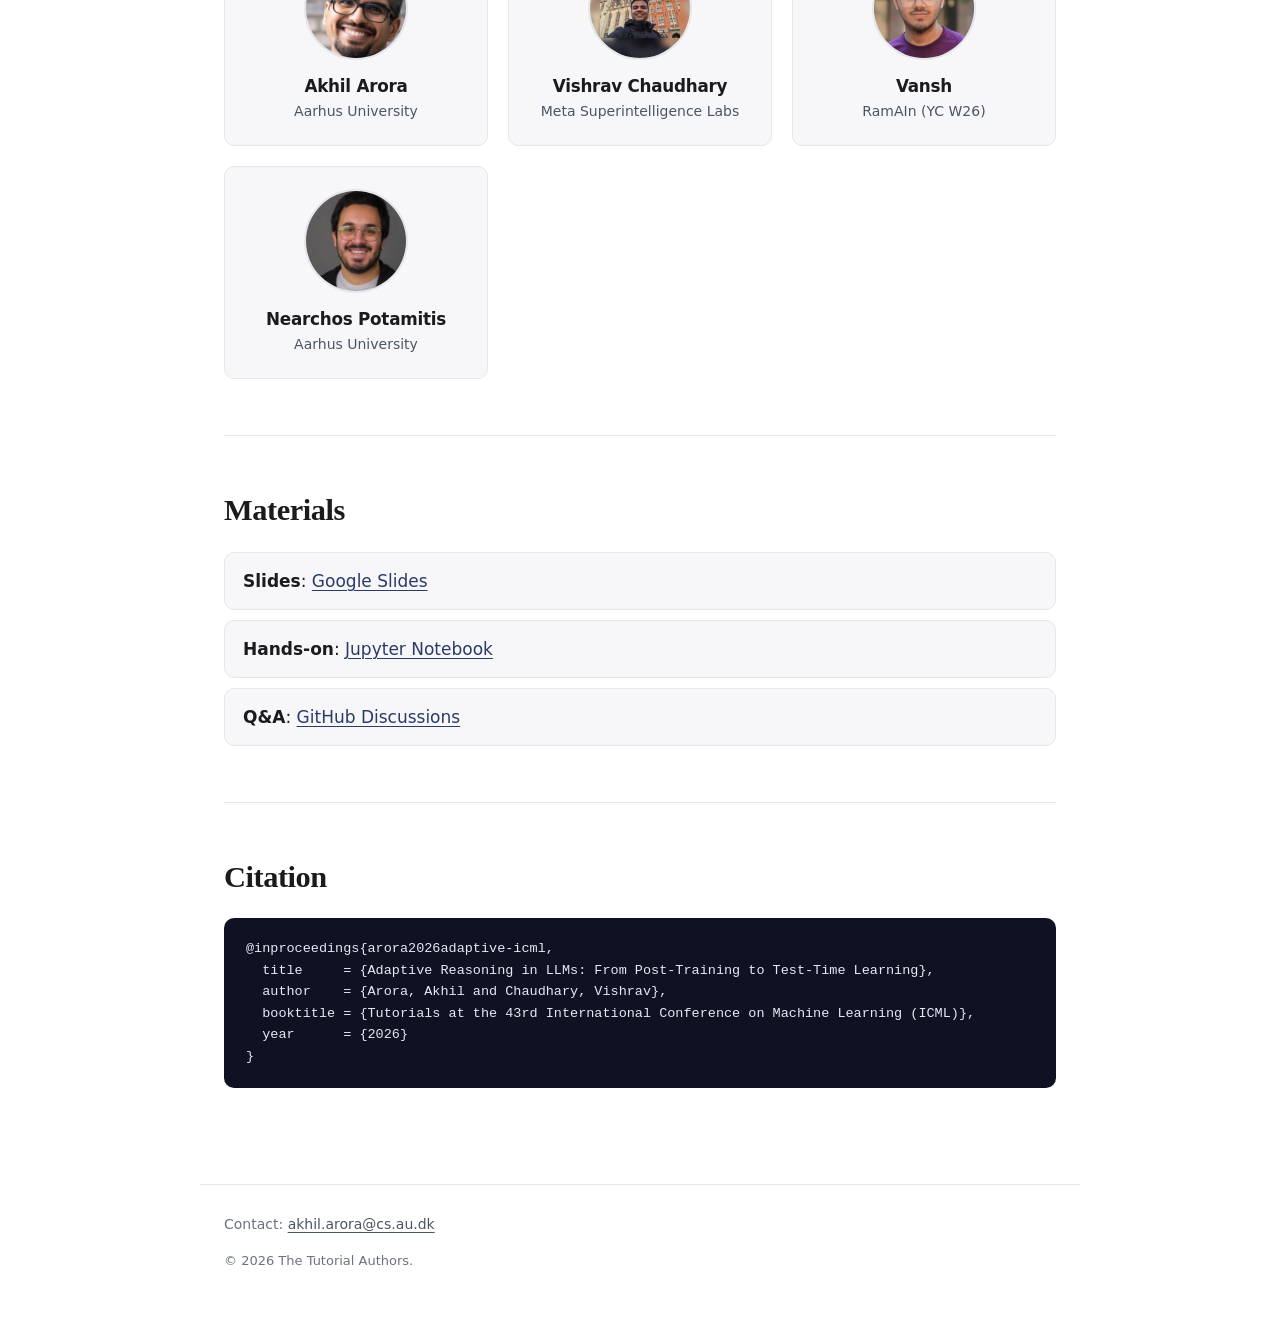
<file: icml/index.html>
<!DOCTYPE html>
<html lang="en">
<head>
  <meta charset="utf-8">
  <meta name="viewport" content="width=device-width, initial-scale=1">
  <title>Redirecting…</title>
  <link rel="canonical" href="/icml2026/">
  <meta name="robots" content="noindex">
  <meta http-equiv="refresh" content="0; url=/icml2026/">
  <script>window.location.replace("/icml2026/");</script>
</head>
<body>
  <p>This page has moved to <a href="/icml2026/">/icml2026/</a>.</p>
</body>
</html>
</file>
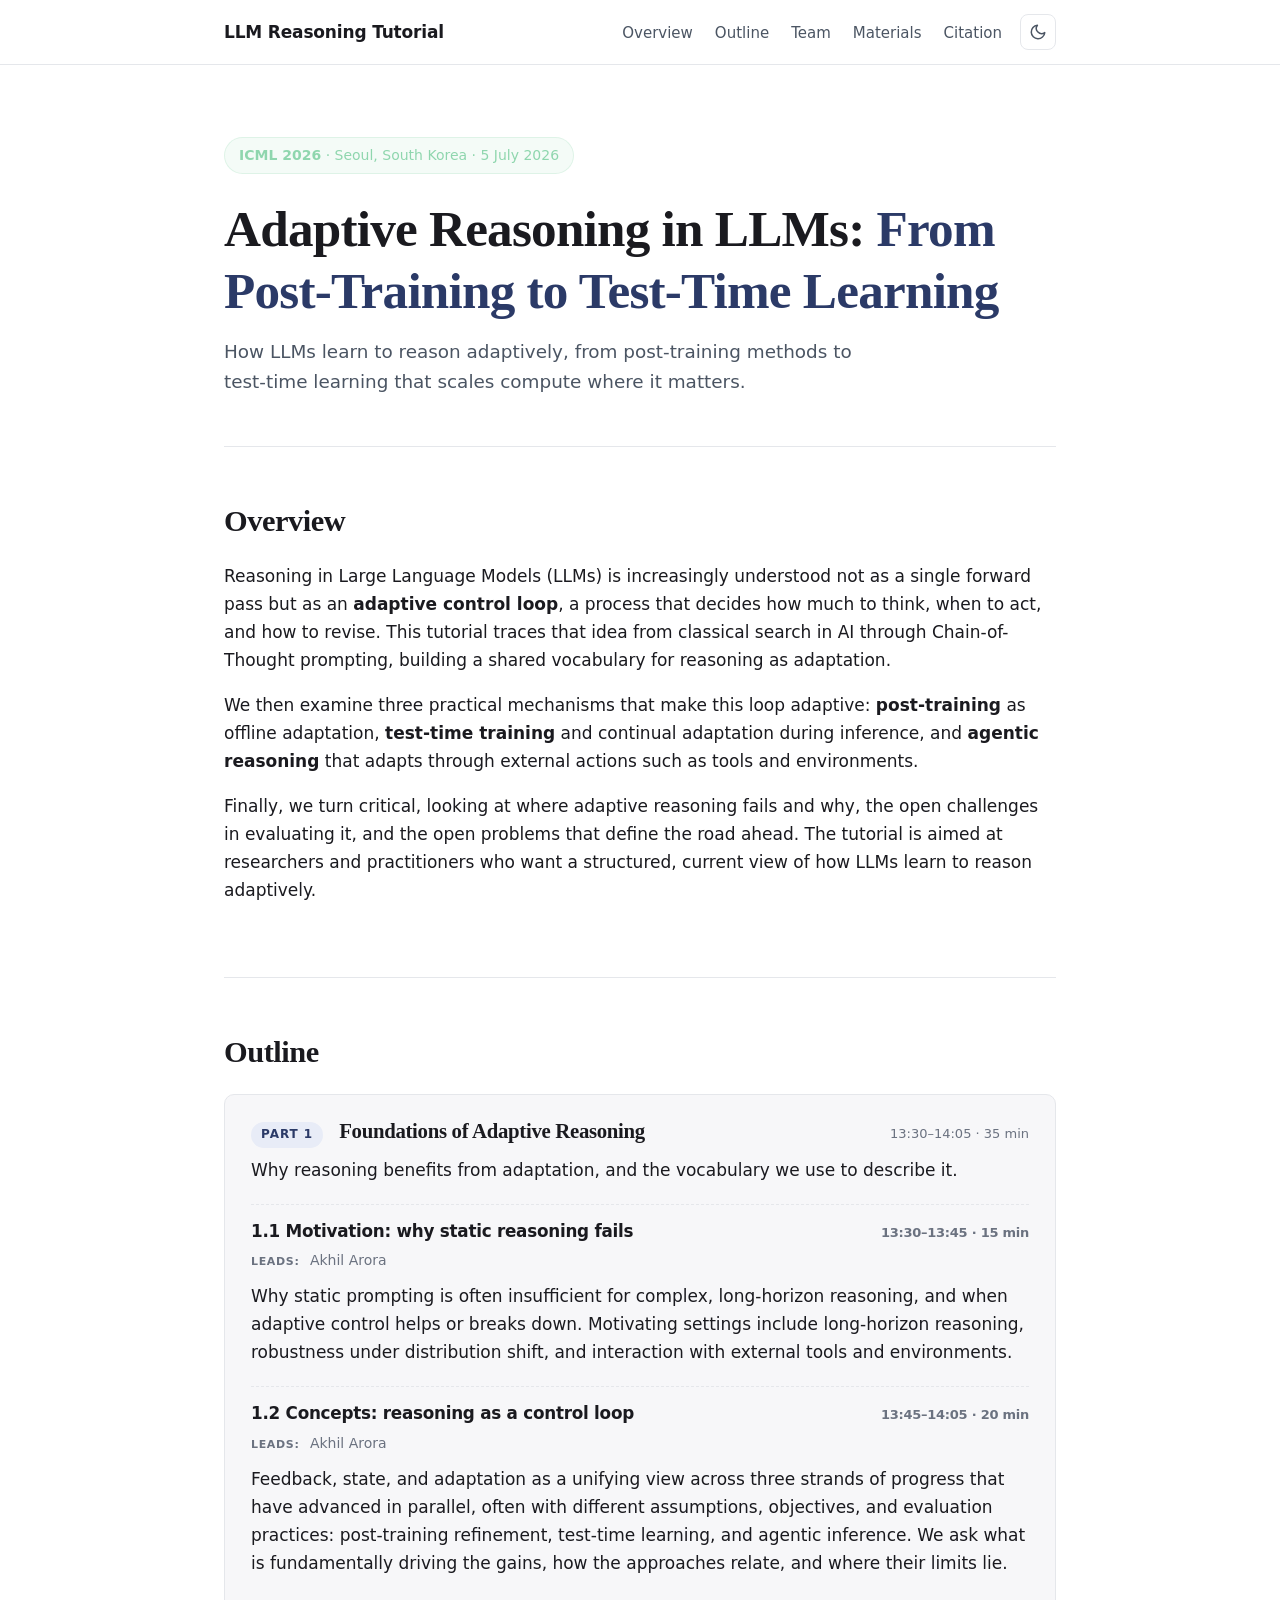
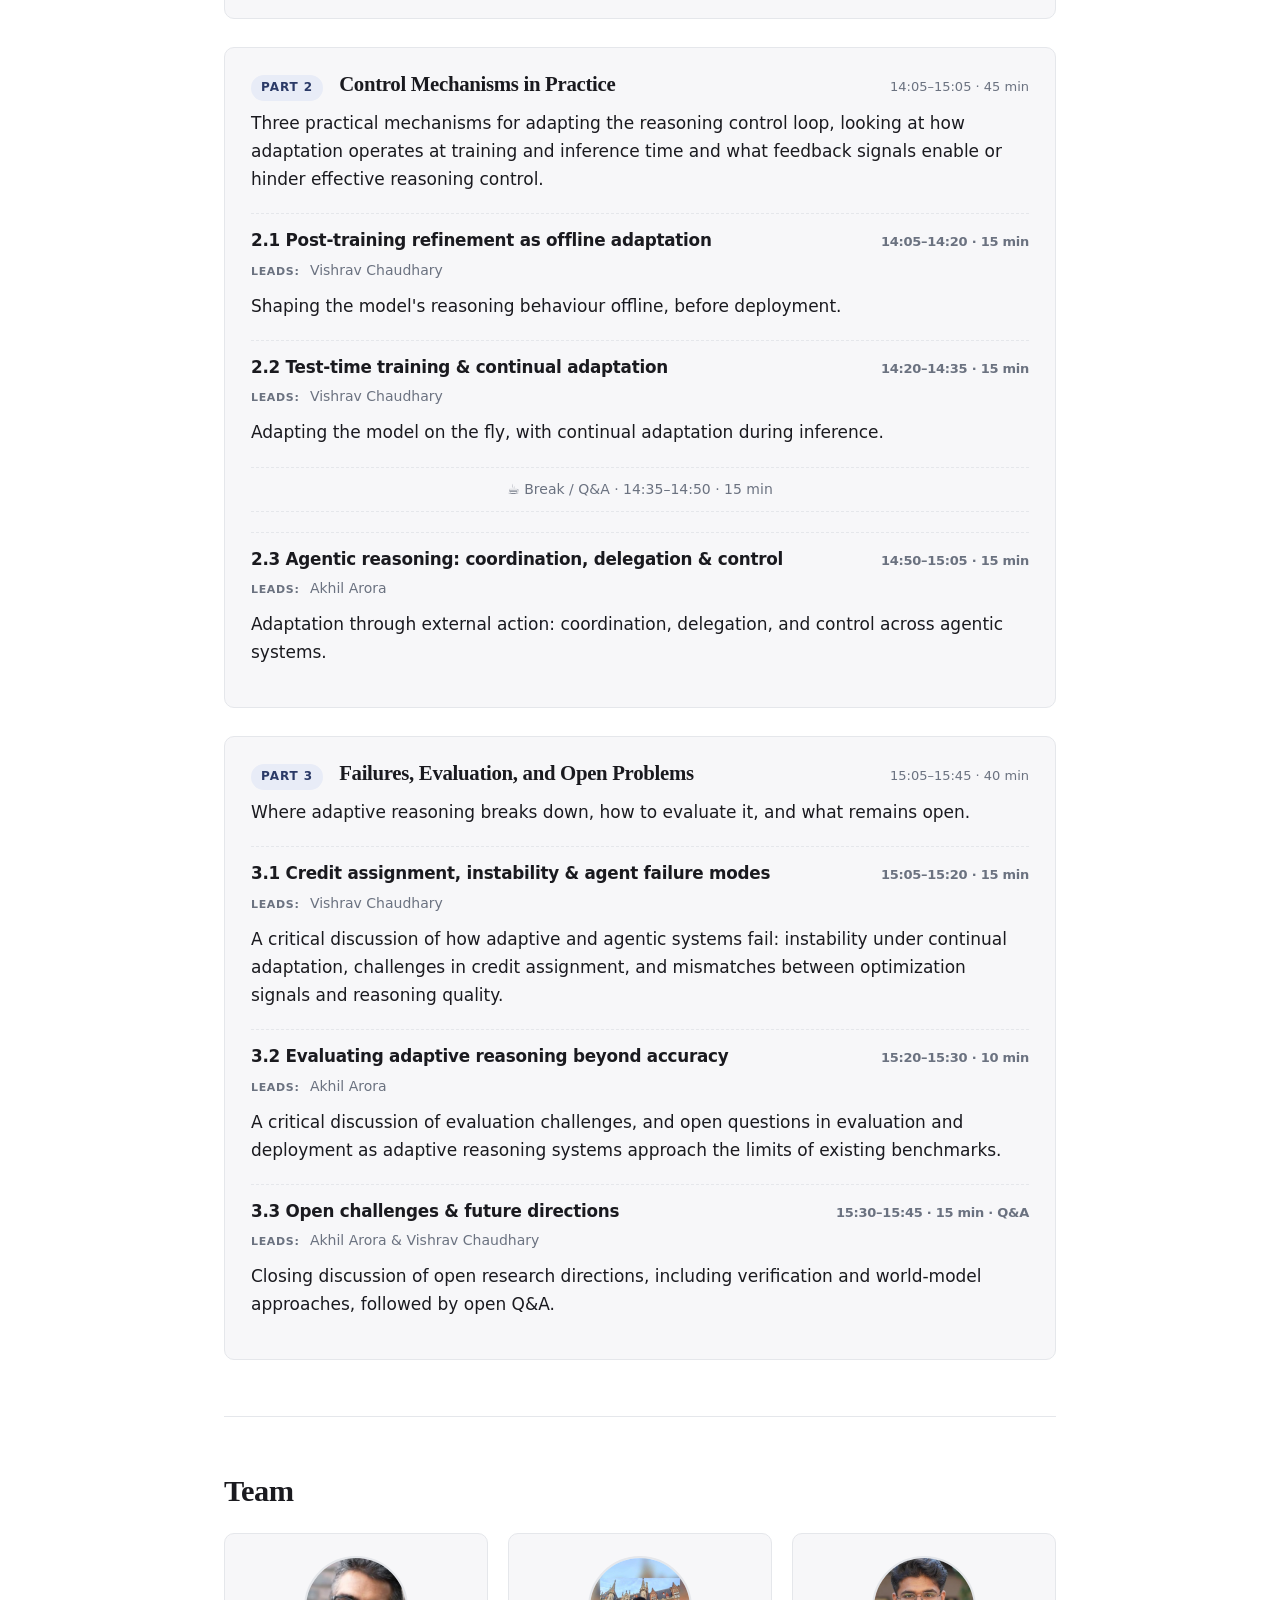
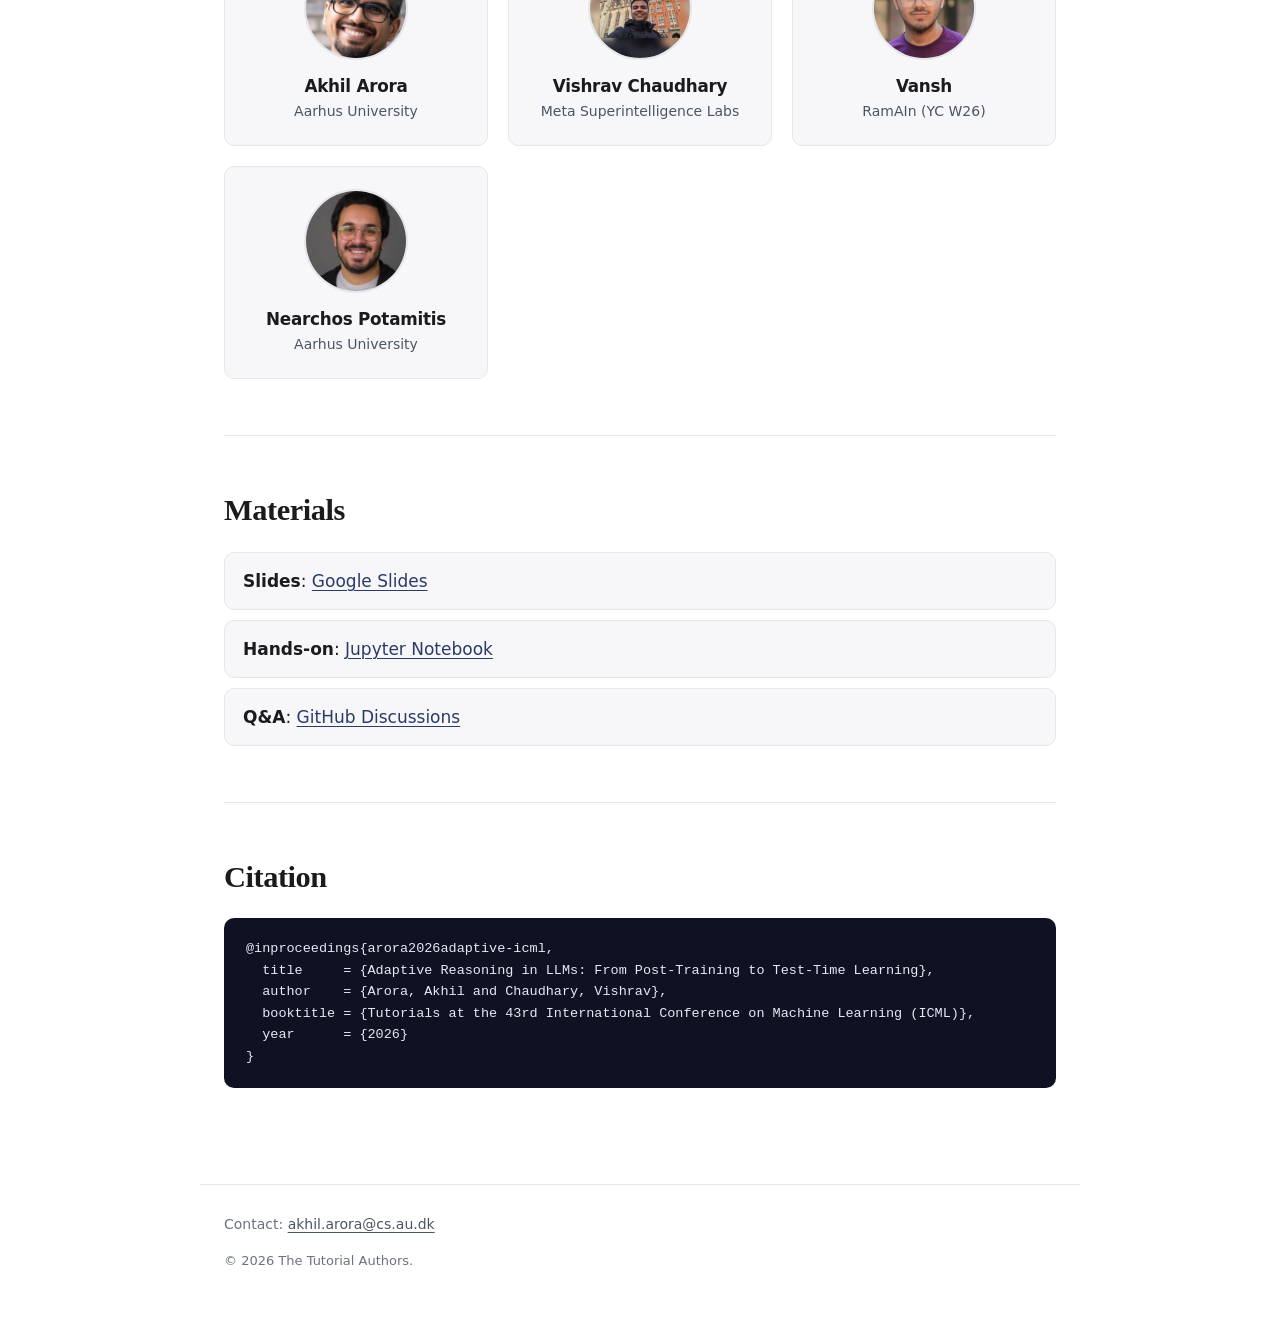
<file: icml2026/index.html>
<!DOCTYPE html>
<html lang="en">
<head>
  <meta charset="UTF-8" />
  <meta name="viewport" content="width=device-width, initial-scale=1.0" />
  <title>Adaptive Reasoning in LLMs: From Post-Training to Test-Time Learning · ICML 2026 Tutorial</title>
  <meta name="description" content="Half-day tutorial (Adaptive Reasoning in LLMs: From Post-Training to Test-Time Learning) at ICML 2026 (Seoul, South Korea) on evaluating, improving, and extending reasoning in large language models." />

  <!-- Favicon -->
  <link rel="icon" type="image/png" href="/assets/favicon.png" />
  <link rel="apple-touch-icon" href="/assets/favicon.png" />

  <!-- Open Graph / Twitter -->
  <meta property="og:title" content="Adaptive Reasoning in LLMs: From Post-Training to Test-Time Learning · ICML 2026 Tutorial" />
  <meta property="og:description" content="A unified, hands-on tour of evaluation, inference-time strategies, post-training, and frontiers in LLM reasoning." />
  <meta property="og:type" content="website" />
  <meta property="og:image" content="/assets/logo.png" />
  <meta property="og:image:width" content="1254" />
  <meta property="og:image:height" content="1254" />
  <meta property="og:image:alt" content="Current Advances in LLM Reasoning tutorial logo" />
  <meta name="twitter:card" content="summary_large_image" />
  <meta name="twitter:image" content="/assets/logo.png" />

  <link rel="stylesheet" href="/style.css" />
  <script>
    // Apply stored theme before first paint to prevent flash.
    (function () {
      try {
        var t = localStorage.getItem('theme');
        if (t === 'dark' || t === 'light') {
          document.documentElement.setAttribute('data-theme', t);
        }
      } catch (e) {}
    })();
  </script>
</head>
<body>
  <a class="skip-link" href="#main">Skip to main content</a>

  <header class="site-header">
    <nav class="nav" aria-label="Primary">
      <a href="/" class="nav-brand">LLM Reasoning Tutorial</a>
      <div class="nav-right">
        <ul id="nav-menu" class="nav-links">
          <li><a href="#overview">Overview</a></li>
          <li><a href="#outline">Outline</a></li>
          <li><a href="#team">Team</a></li>
          <li><a href="#materials">Materials</a></li>
          <li><a href="#citation">Citation</a></li>
        </ul>
        <button class="theme-toggle" id="theme-toggle" type="button" aria-label="Toggle color theme" title="Toggle theme">
          <svg class="icon icon-sun" viewBox="0 0 24 24" width="18" height="18" fill="none" stroke="currentColor" stroke-width="2" stroke-linecap="round" stroke-linejoin="round" aria-hidden="true">
            <circle cx="12" cy="12" r="4"></circle>
            <path d="M12 2v2M12 20v2M4.93 4.93l1.41 1.41M17.66 17.66l1.41 1.41M2 12h2M20 12h2M4.93 19.07l1.41-1.41M17.66 6.34l1.41-1.41"></path>
          </svg>
          <svg class="icon icon-moon" viewBox="0 0 24 24" width="18" height="18" fill="none" stroke="currentColor" stroke-width="2" stroke-linecap="round" stroke-linejoin="round" aria-hidden="true">
            <path d="M21 12.79A9 9 0 1 1 11.21 3 7 7 0 0 0 21 12.79z"></path>
          </svg>
        </button>
        <button class="nav-toggle" aria-expanded="false" aria-controls="nav-menu" aria-label="Toggle navigation">
          <span></span><span></span><span></span>
        </button>
      </div>
    </nav>
  </header>

  <main id="main">
    <section class="hero" id="top">
      <p class="venue-badge venue-badge--green"><strong>ICML 2026</strong> · Seoul, South Korea · 5 July 2026</p>
      <h1>Adaptive Reasoning in LLMs: <span class="accent">From Post-Training to Test-Time Learning</span></h1>
      <p class="tagline">How LLMs learn to reason adaptively, from post-training methods to test-time learning that scales compute where it matters.</p>
    </section>

    <section id="overview" class="section">
      <h2>Overview</h2>
      <p>
        Reasoning in Large Language Models (LLMs) is increasingly understood not as a single forward
        pass but as an <strong>adaptive control loop</strong>, a process that decides how much to
        think, when to act, and how to revise. This tutorial traces that idea from classical search
        in AI through Chain-of-Thought prompting, building a shared vocabulary for reasoning as
        adaptation.
      </p>
      <p>
        We then examine three practical mechanisms that make this loop adaptive:
        <strong>post-training</strong> as offline adaptation, <strong>test-time training</strong> and
        continual adaptation during inference, and <strong>agentic reasoning</strong> that adapts
        through external actions such as tools and environments.
      </p>
      <p>
        Finally, we turn critical, looking at where adaptive reasoning fails and why, the open
        challenges in evaluating it, and the open problems that define the road ahead. The tutorial
        is aimed at researchers and practitioners who want a structured, current view of how LLMs
        learn to reason adaptively.
      </p>
    </section>

    <section id="outline" class="section">
      <h2>Outline</h2>

      <ol class="outline">
        <li class="outline-part">
          <div class="outline-head">
            <span class="outline-num">Part 1</span>
            <h3>Foundations of Adaptive Reasoning</h3>
            <span class="outline-meta">13:30–14:05 · 35 min</span>
          </div>
          <p>Why reasoning benefits from adaptation, and the vocabulary we use to describe it.</p>

          <div class="outline-sub">
            <h4>1.1 Motivation: why static reasoning fails <span class="outline-meta">13:30–13:45 · 15 min</span></h4>
            <p class="outline-leads"><span class="label">Leads:</span> Akhil Arora</p>
            <p>Why static prompting is often insufficient for complex, long-horizon reasoning, and when adaptive control helps or breaks down. Motivating settings include long-horizon reasoning, robustness under distribution shift, and interaction with external tools and environments.</p>
          </div>

          <div class="outline-sub">
            <h4>1.2 Concepts: reasoning as a control loop <span class="outline-meta">13:45–14:05 · 20 min</span></h4>
            <p class="outline-leads"><span class="label">Leads:</span> Akhil Arora</p>
            <p>Feedback, state, and adaptation as a unifying view across three strands of progress that have advanced in parallel, often with different assumptions, objectives, and evaluation practices: post-training refinement, test-time learning, and agentic inference. We ask what is fundamentally driving the gains, how the approaches relate, and where their limits lie.</p>
          </div>
        </li>

        <li class="outline-part">
          <div class="outline-head">
            <span class="outline-num">Part 2</span>
            <h3>Control Mechanisms in Practice</h3>
            <span class="outline-meta">14:05–15:05 · 45 min</span>
          </div>
          <p>Three practical mechanisms for adapting the reasoning control loop, looking at how adaptation operates at training and inference time and what feedback signals enable or hinder effective reasoning control.</p>

          <div class="outline-sub">
            <h4>2.1 Post-training refinement as offline adaptation <span class="outline-meta">14:05–14:20 · 15 min</span></h4>
            <p class="outline-leads"><span class="label">Leads:</span> Vishrav Chaudhary</p>
            <p>Shaping the model's reasoning behaviour offline, before deployment.</p>
          </div>

          <div class="outline-sub">
            <h4>2.2 Test-time training &amp; continual adaptation <span class="outline-meta">14:20–14:35 · 15 min</span></h4>
            <p class="outline-leads"><span class="label">Leads:</span> Vishrav Chaudhary</p>
            <p>Adapting the model on the fly, with continual adaptation during inference.</p>
          </div>

          <div class="outline-break">☕ Break / Q&amp;A · 14:35–14:50 · 15 min</div>

          <div class="outline-sub">
            <h4>2.3 Agentic reasoning: coordination, delegation &amp; control <span class="outline-meta">14:50–15:05 · 15 min</span></h4>
            <p class="outline-leads"><span class="label">Leads:</span> Akhil Arora</p>
            <p>Adaptation through external action: coordination, delegation, and control across agentic systems.</p>
          </div>
        </li>

        <li class="outline-part">
          <div class="outline-head">
            <span class="outline-num">Part 3</span>
            <h3>Failures, Evaluation, and Open Problems</h3>
            <span class="outline-meta">15:05–15:45 · 40 min</span>
          </div>
          <p>Where adaptive reasoning breaks down, how to evaluate it, and what remains open.</p>

          <div class="outline-sub">
            <h4>3.1 Credit assignment, instability &amp; agent failure modes <span class="outline-meta">15:05–15:20 · 15 min</span></h4>
            <p class="outline-leads"><span class="label">Leads:</span> Vishrav Chaudhary</p>
            <p>A critical discussion of how adaptive and agentic systems fail: instability under continual adaptation, challenges in credit assignment, and mismatches between optimization signals and reasoning quality.</p>
          </div>

          <div class="outline-sub">
            <h4>3.2 Evaluating adaptive reasoning beyond accuracy <span class="outline-meta">15:20–15:30 · 10 min</span></h4>
            <p class="outline-leads"><span class="label">Leads:</span> Akhil Arora</p>
            <p>A critical discussion of evaluation challenges, and open questions in evaluation and deployment as adaptive reasoning systems approach the limits of existing benchmarks.</p>
          </div>

          <div class="outline-sub">
            <h4>3.3 Open challenges &amp; future directions <span class="outline-meta">15:30–15:45 · 15 min · Q&amp;A</span></h4>
            <p class="outline-leads"><span class="label">Leads:</span> Akhil Arora &amp; Vishrav Chaudhary</p>
            <p>Closing discussion of open research directions, including verification and world-model approaches, followed by open Q&amp;A.</p>
          </div>
        </li>
      </ol>
    </section>

    <section id="team" class="section">
      <h2>Team</h2>

      <ul class="speakers">
        <li class="speaker">
          <img class="speaker-photo" src="/photos/akhil.jpg" alt="Akhil Arora" width="104" height="104" loading="lazy" />
          <div class="speaker-body">
            <h3>Akhil Arora</h3>
            <p class="affil">Aarhus University</p>
          </div>
        </li>
        <li class="speaker">
          <img class="speaker-photo" src="/photos/vishrav.jpeg" alt="Vishrav Chaudhary" width="104" height="104" loading="lazy" />
          <div class="speaker-body">
            <h3>Vishrav Chaudhary</h3>
            <p class="affil">Meta Superintelligence Labs</p>
          </div>
        </li>
        <li class="speaker">
          <img class="speaker-photo" src="/photos/vansh.jpg" alt="Vansh" width="104" height="104" loading="lazy" />
          <div class="speaker-body">
            <h3>Vansh</h3>
            <p class="affil">RamAIn (YC W26)</p>
          </div>
        </li>
        <li class="speaker">
          <img class="speaker-photo" src="/photos/nearchos.jpg" alt="Nearchos Potamitis" width="104" height="104" loading="lazy" />
          <div class="speaker-body">
            <h3>Nearchos Potamitis</h3>
            <p class="affil">Aarhus University</p>
          </div>
        </li>
      </ul>
    </section>

    <section id="materials" class="section">
      <h2>Materials</h2>
      <ul class="materials">
        <li><strong>Slides</strong>: <a href="https://docs.google.com/presentation/d/1UZOdw8E4Slicx3CSvCpXdiBjHCJ4QG6S/edit?uusp=drive_link&amp;ouid=112135029730528777593&amp;rtpof=true&amp;sdtrue">Google Slides</a></li>
        <li><strong>Hands-on</strong>: <a href="https://github.com/au-clan/llmreasoning_materials/blob/main/notebook_ICML.ipynb">Jupyter Notebook</a></li>
        <li><strong>Q&amp;A</strong>: <a href="https://github.com/llmreasoning/llmreasoning.github.io/discussions">GitHub Discussions</a></li>
      </ul>
    </section>

    <section id="citation" class="section">
      <h2>Citation</h2>
      <pre class="bibtex"><code>@inproceedings{arora2026adaptive-icml,
  title     = {Adaptive Reasoning in LLMs: From Post-Training to Test-Time Learning},
  author    = {Arora, Akhil and Chaudhary, Vishrav},
  booktitle = {Tutorials at the 43rd International Conference on Machine Learning (ICML)},
  year      = {2026}
}</code></pre>
    </section>
  </main>

  <footer class="site-footer">
    <p>
      Contact: <a href="mailto:akhil.arora@cs.au.dk">akhil.arora@cs.au.dk</a>
    </p>
    <p class="fine">&copy; 2026 The Tutorial Authors.</p>
  </footer>

  <script>
    // Mobile nav toggle
    const toggle = document.querySelector('.nav-toggle');
    const menu = document.getElementById('nav-menu');
    toggle?.addEventListener('click', () => {
      const open = toggle.getAttribute('aria-expanded') === 'true';
      toggle.setAttribute('aria-expanded', String(!open));
      menu.classList.toggle('open');
    });
    menu?.addEventListener('click', (e) => {
      if (e.target.tagName === 'A') {
        toggle.setAttribute('aria-expanded', 'false');
        menu.classList.remove('open');
      }
    });

    // Theme toggle: cycles between explicit light and dark.
    // First click flips away from the effective theme (which may have been system-driven).
    const themeToggle = document.getElementById('theme-toggle');
    themeToggle?.addEventListener('click', () => {
      const root = document.documentElement;
      const stored = root.getAttribute('data-theme');
      const prefersDark = window.matchMedia('(prefers-color-scheme: dark)').matches;
      const effective = stored || (prefersDark ? 'dark' : 'light');
      const next = effective === 'dark' ? 'light' : 'dark';
      root.setAttribute('data-theme', next);
      try { localStorage.setItem('theme', next); } catch (e) {}
    });
  </script>
</body>
</html>
</file>
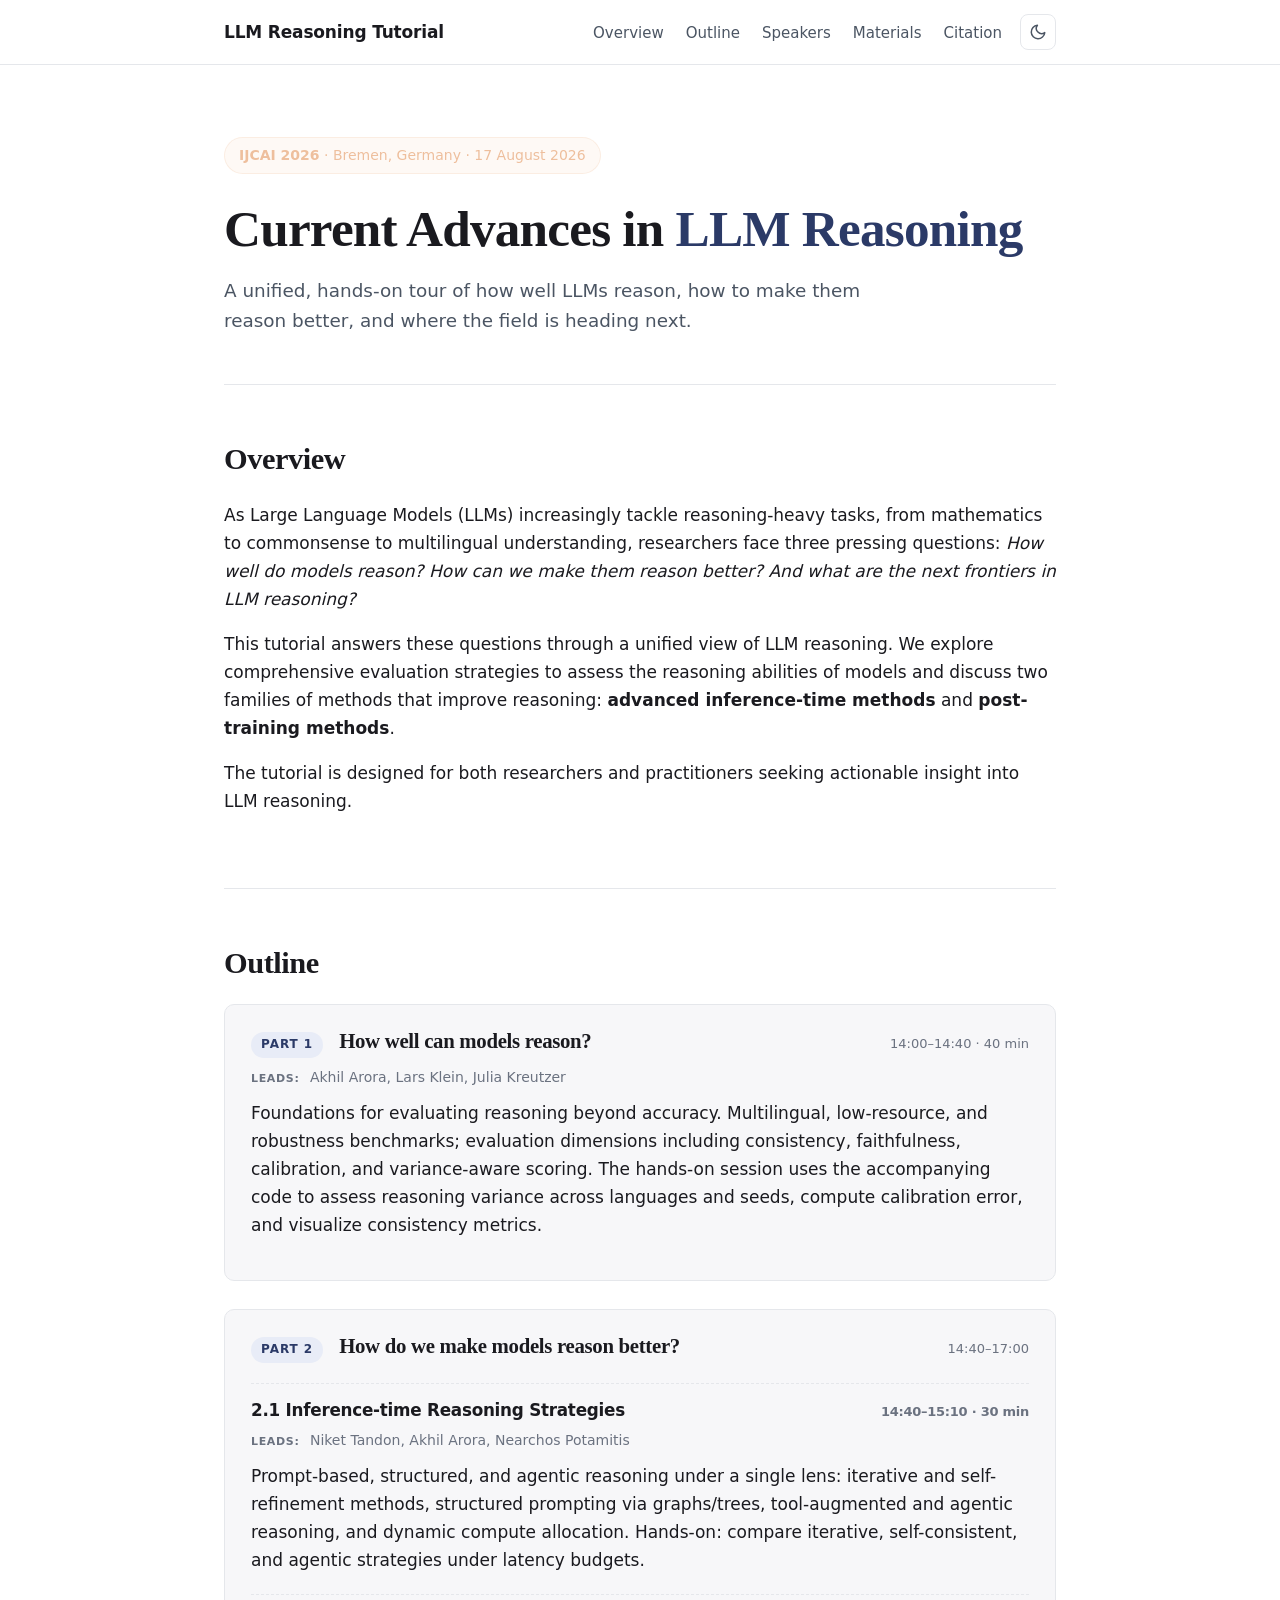
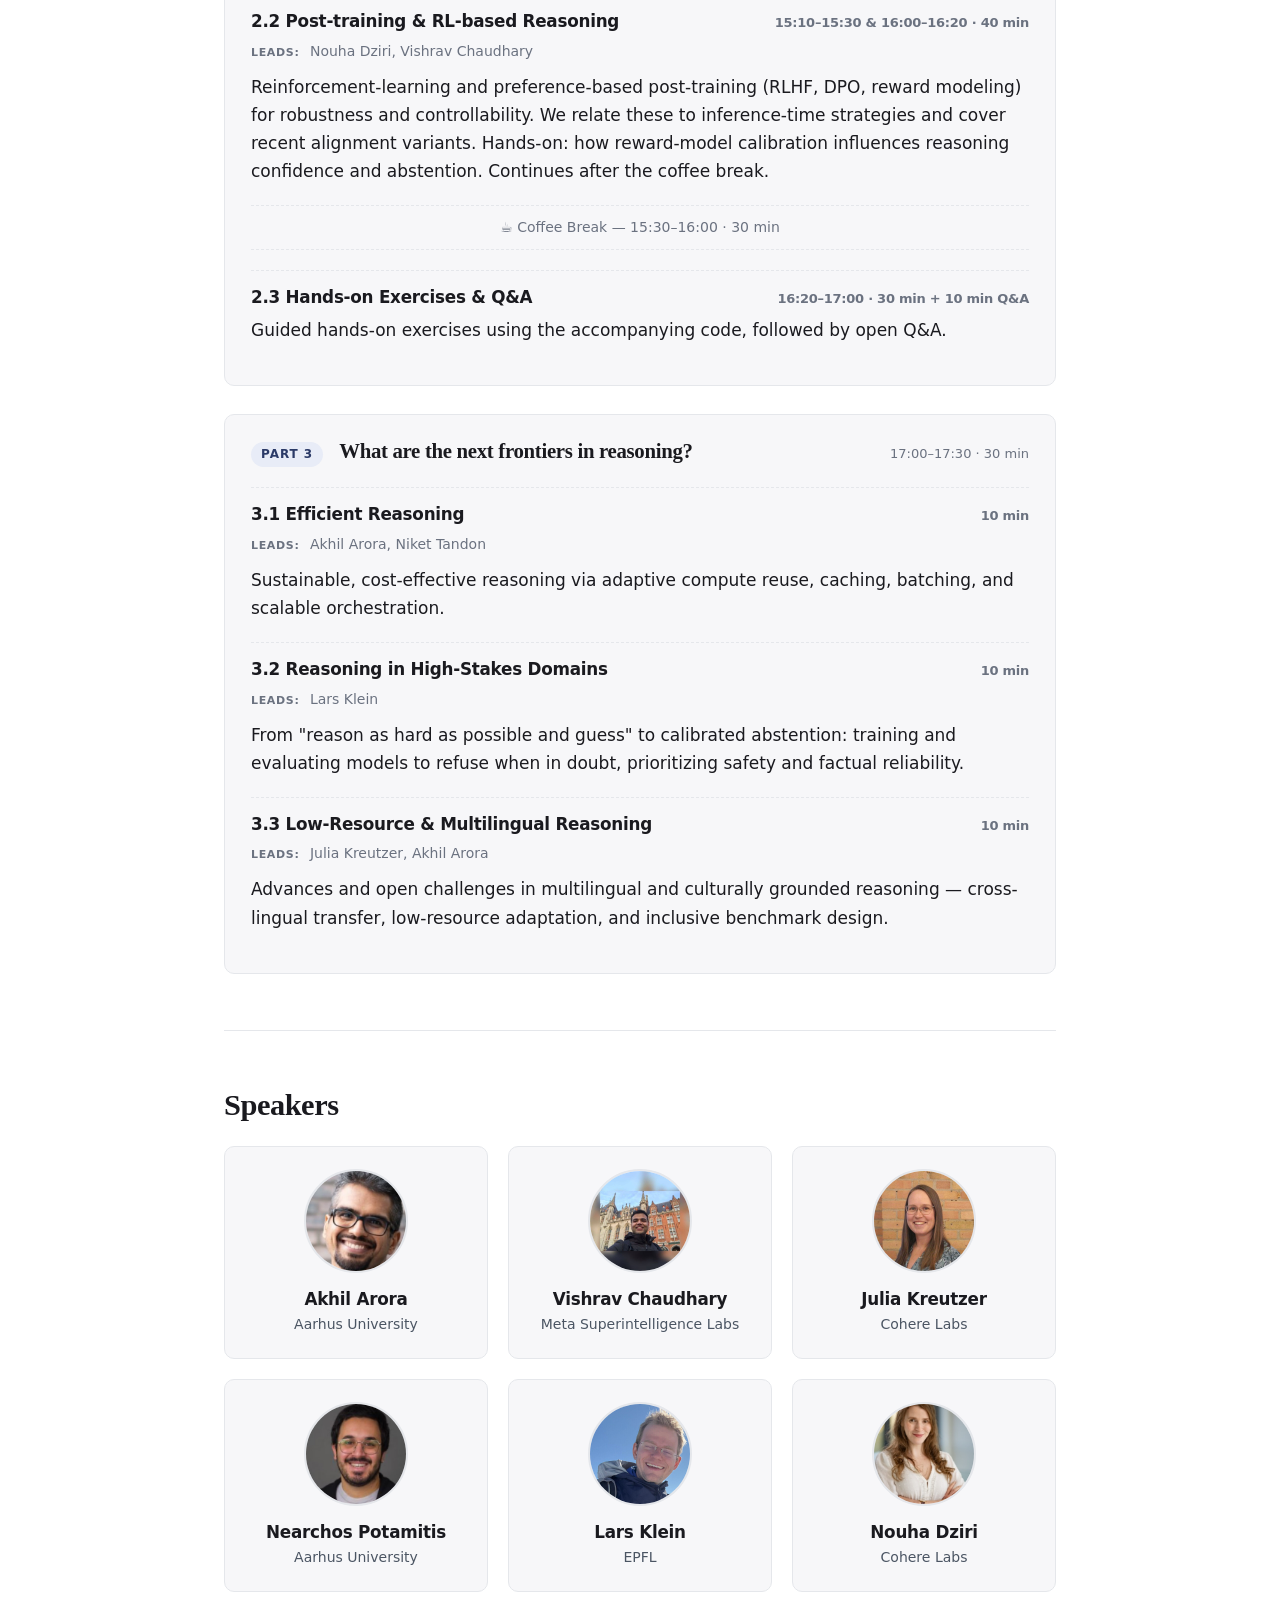
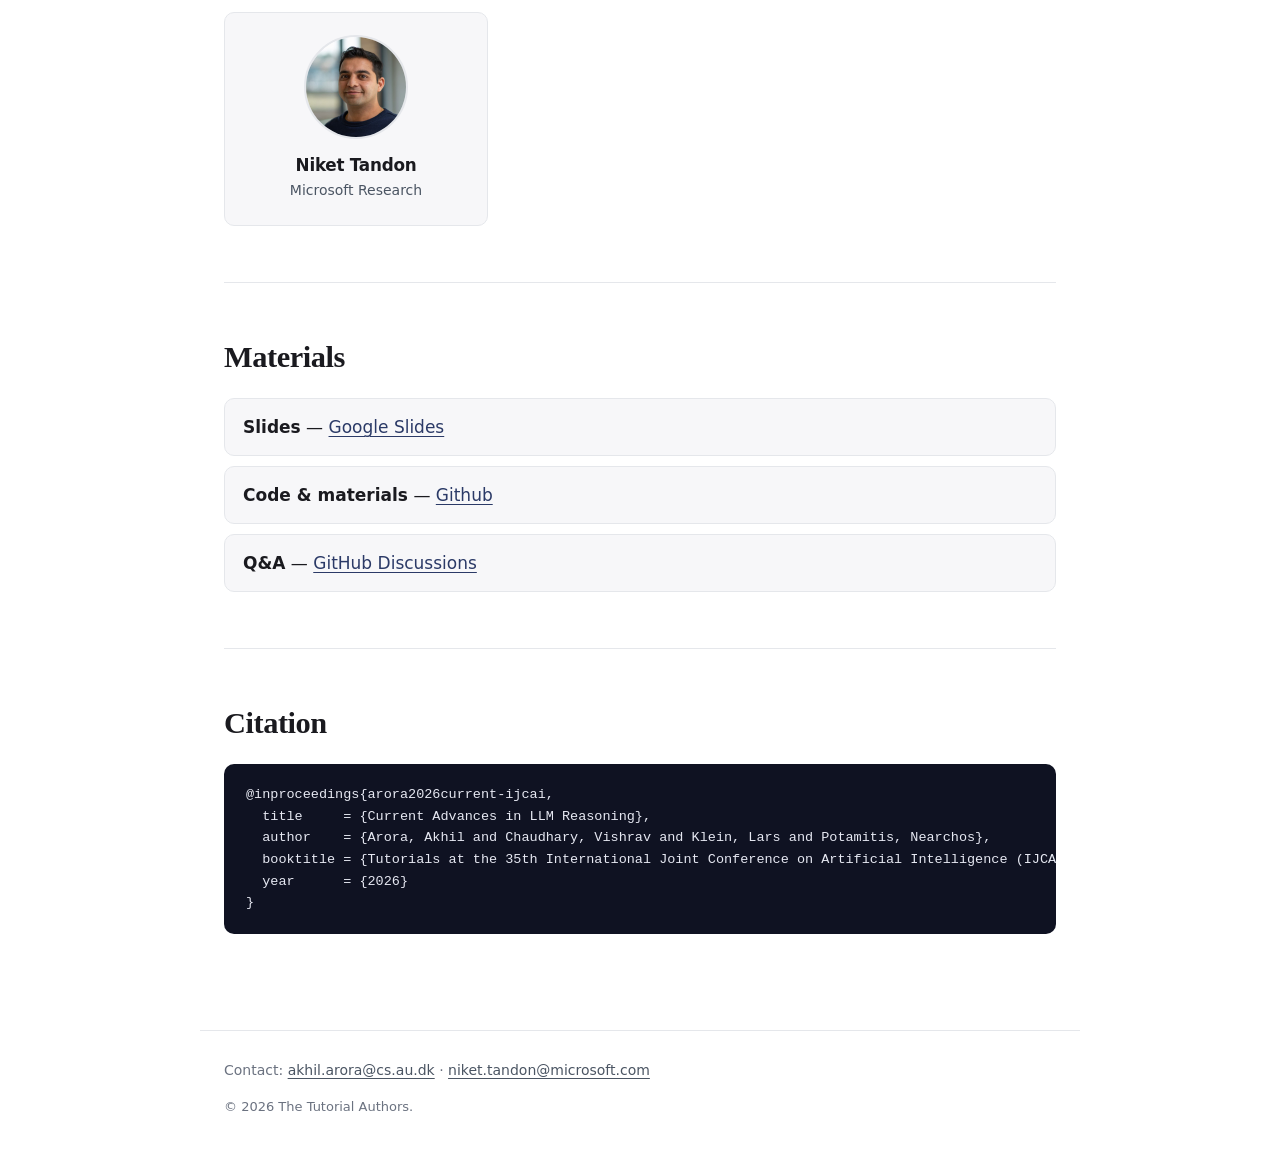
<file: ijcai/index.html>
<!DOCTYPE html>
<html lang="en">
<head>
  <meta charset="utf-8">
  <meta name="viewport" content="width=device-width, initial-scale=1">
  <title>Redirecting…</title>
  <link rel="canonical" href="/ijcai2026/">
  <meta name="robots" content="noindex">
  <meta http-equiv="refresh" content="0; url=/ijcai2026/">
  <script>window.location.replace("/ijcai2026/");</script>
</head>
<body>
  <p>This page has moved to <a href="/ijcai2026/">/ijcai2026/</a>.</p>
</body>
</html>
</file>
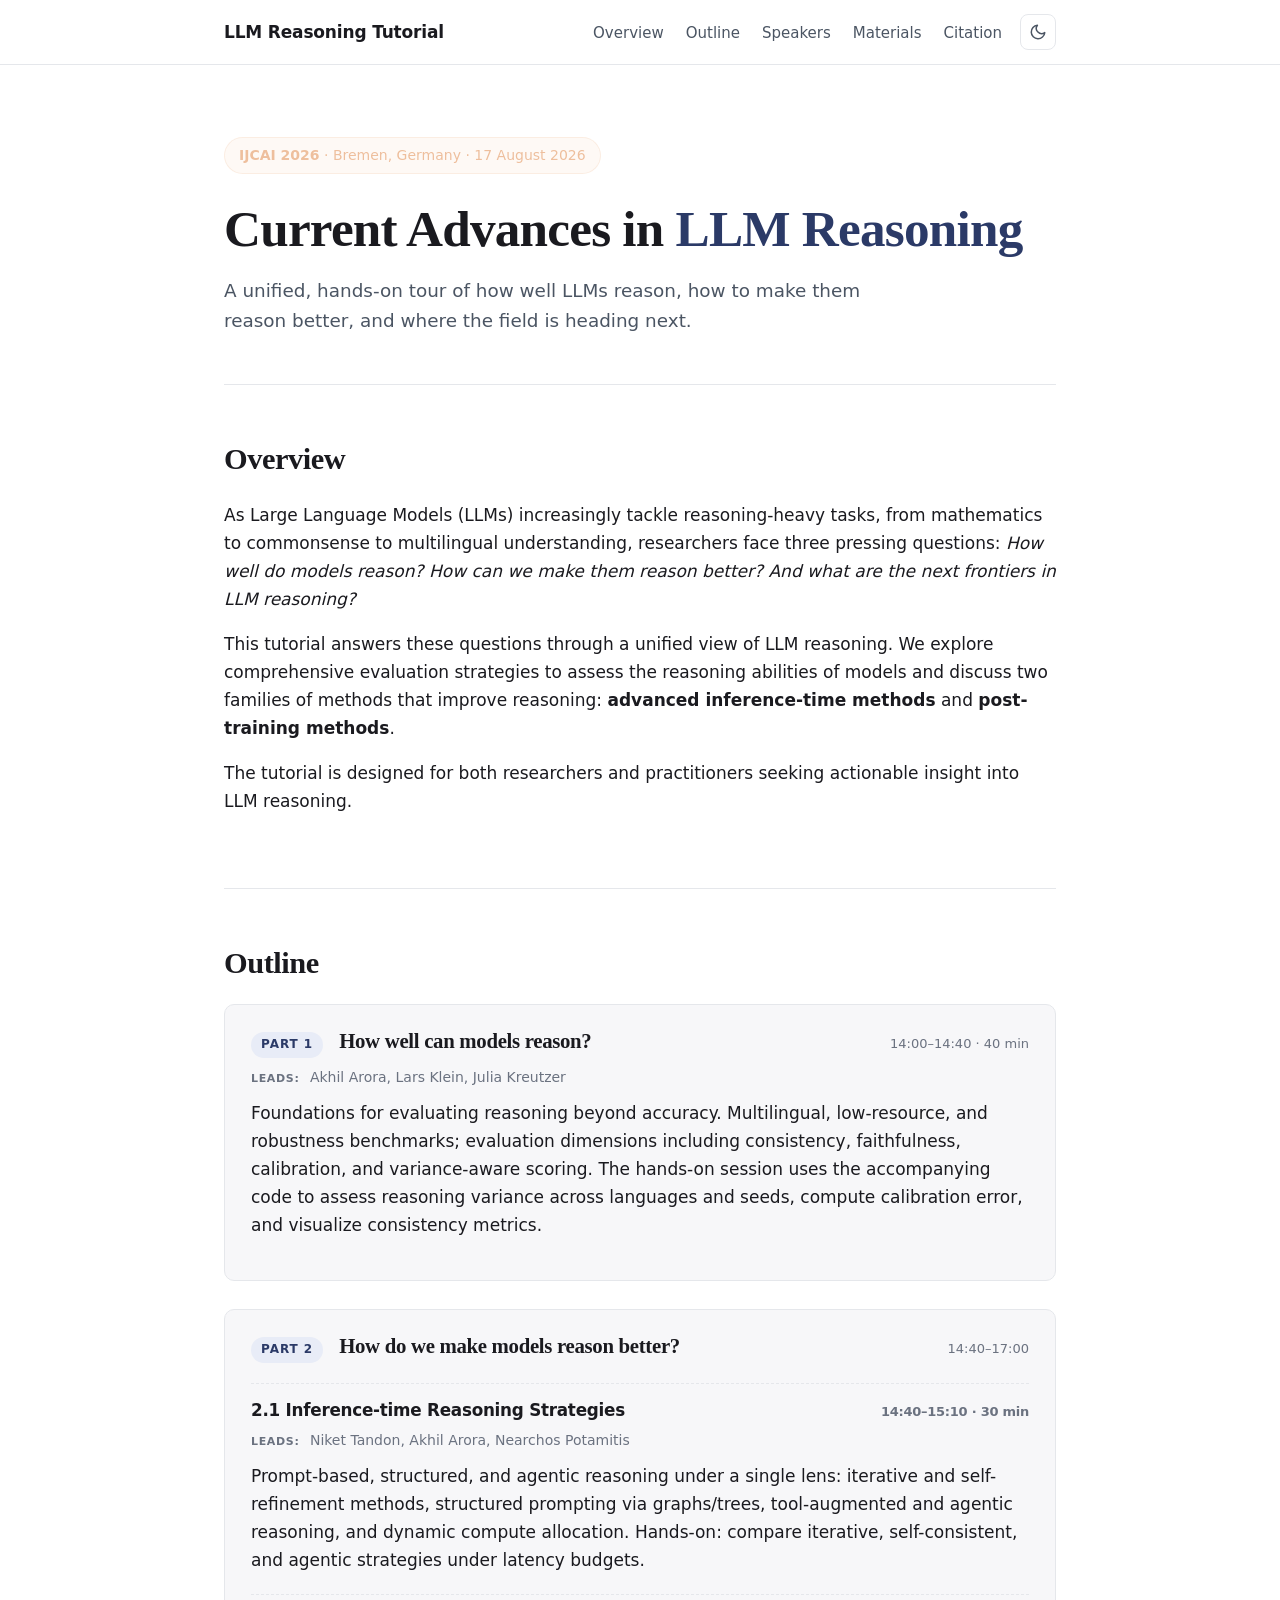
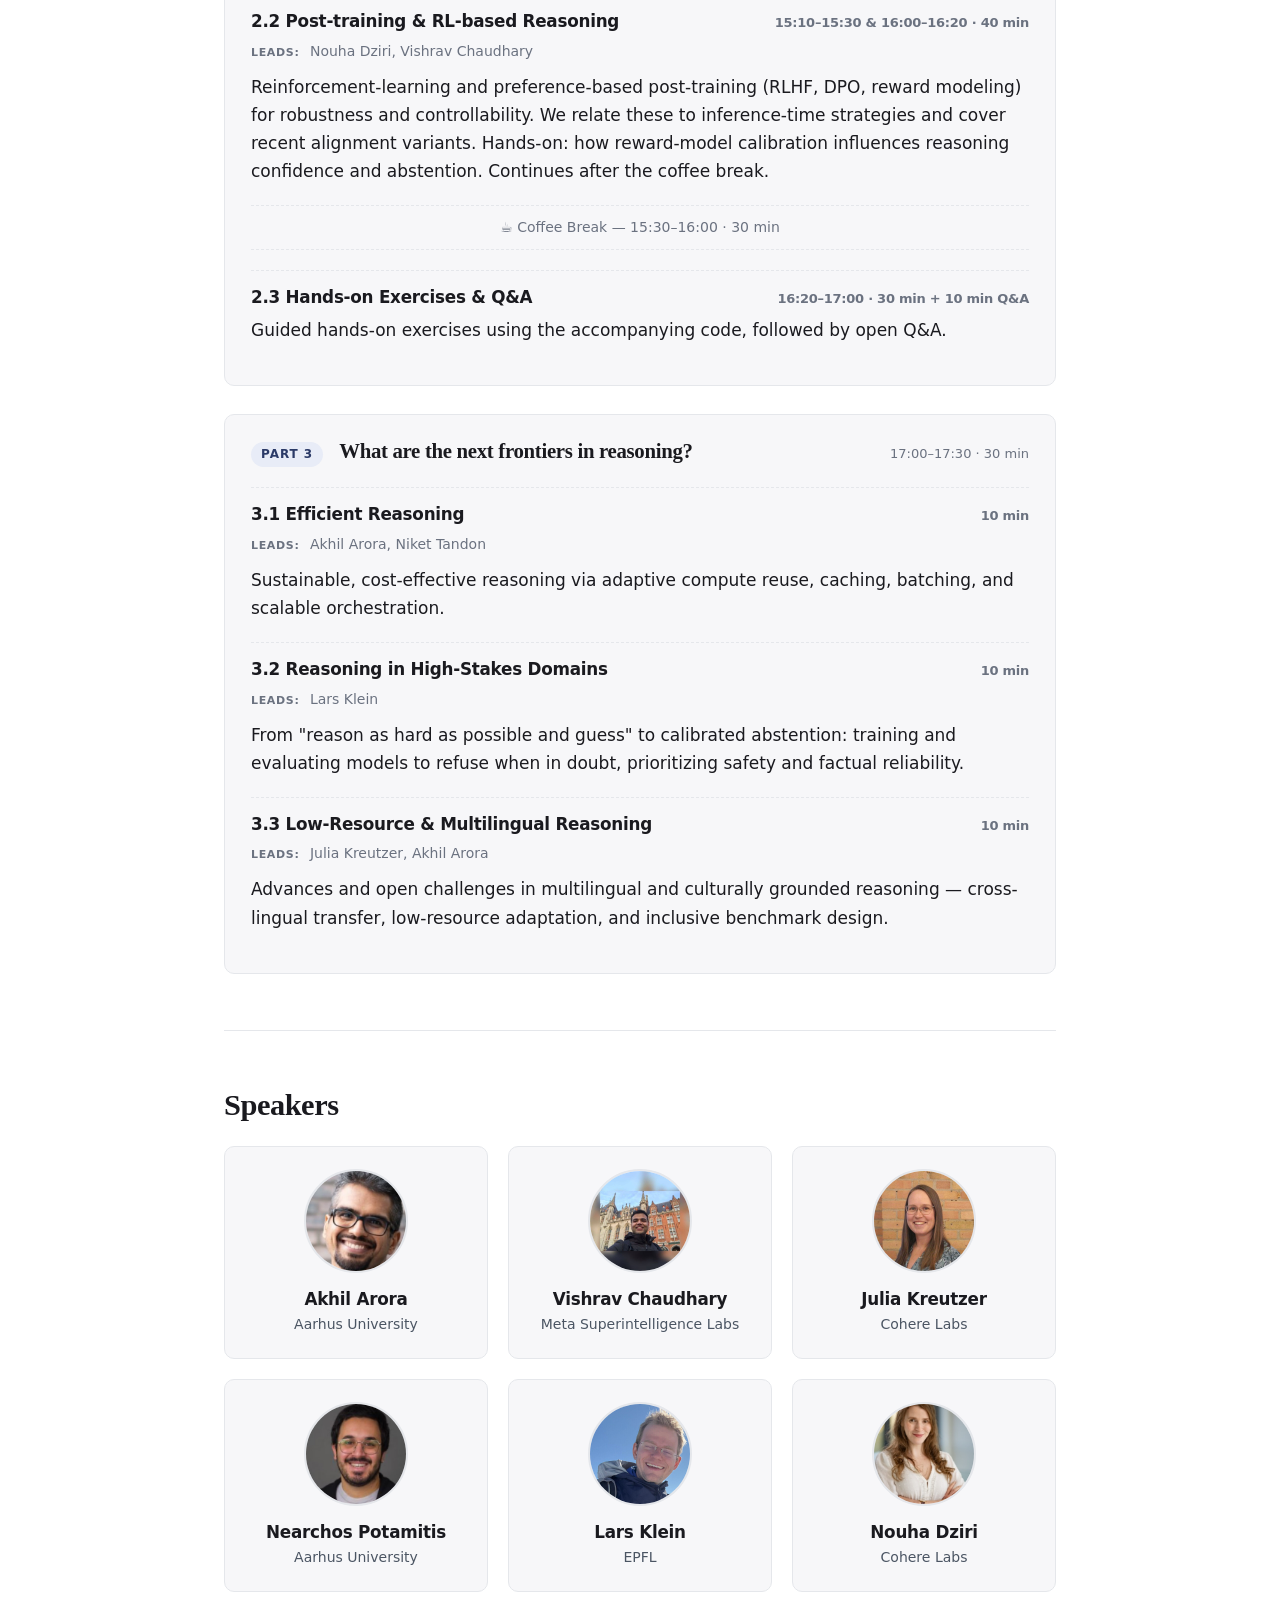
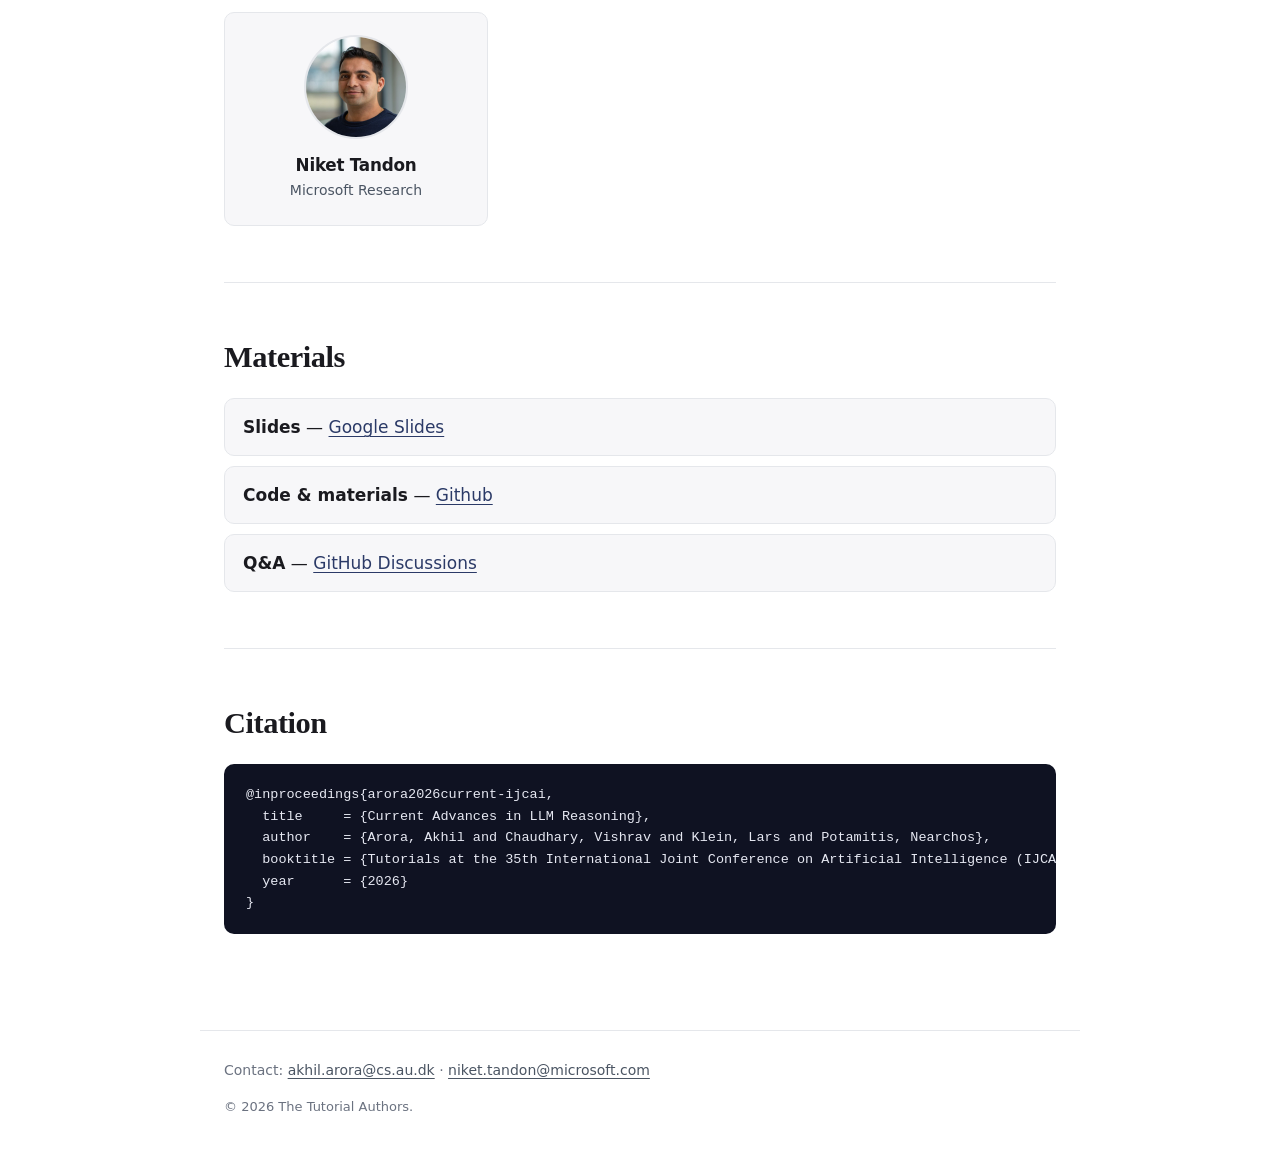
<file: ijcai2026/index.html>
<!DOCTYPE html>
<html lang="en">
<head>
  <meta charset="UTF-8" />
  <meta name="viewport" content="width=device-width, initial-scale=1.0" />
  <title>Current Advances in LLM Reasoning — IJCAI 2026 Tutorial</title>
  <meta name="description" content="Half-day tutorial (Current Advances in LLM Reasoning) at IJCAI 2026 (Bremen, Germany) on evaluating, improving, and extending reasoning in large language models." />

  <!-- Favicon -->
  <link rel="icon" type="image/png" href="/assets/favicon.png" />
  <link rel="apple-touch-icon" href="/assets/favicon.png" />

  <!-- Open Graph / Twitter -->
  <meta property="og:title" content="Current Advances in LLM Reasoning — IJCAI 2026 Tutorial" />
  <meta property="og:description" content="A unified, hands-on tour of evaluation, inference-time strategies, post-training, and frontiers in LLM reasoning." />
  <meta property="og:type" content="website" />
  <meta property="og:image" content="/assets/logo.png" />
  <meta property="og:image:width" content="1254" />
  <meta property="og:image:height" content="1254" />
  <meta property="og:image:alt" content="Current Advances in LLM Reasoning — tutorial logo" />
  <meta name="twitter:card" content="summary_large_image" />
  <meta name="twitter:image" content="/assets/logo.png" />

  <link rel="stylesheet" href="/style.css" />
  <script>
    // Apply stored theme before first paint to prevent flash.
    (function () {
      try {
        var t = localStorage.getItem('theme');
        if (t === 'dark' || t === 'light') {
          document.documentElement.setAttribute('data-theme', t);
        }
      } catch (e) {}
    })();
  </script>
</head>
<body>
  <a class="skip-link" href="#main">Skip to main content</a>

  <header class="site-header">
    <nav class="nav" aria-label="Primary">
      <a href="/" class="nav-brand">LLM Reasoning Tutorial</a>
      <div class="nav-right">
        <ul id="nav-menu" class="nav-links">
          <li><a href="#overview">Overview</a></li>
          <li><a href="#outline">Outline</a></li>
          <li><a href="#speakers">Speakers</a></li>
          <li><a href="#materials">Materials</a></li>
          <li><a href="#citation">Citation</a></li>
        </ul>
        <button class="theme-toggle" id="theme-toggle" type="button" aria-label="Toggle color theme" title="Toggle theme">
          <svg class="icon icon-sun" viewBox="0 0 24 24" width="18" height="18" fill="none" stroke="currentColor" stroke-width="2" stroke-linecap="round" stroke-linejoin="round" aria-hidden="true">
            <circle cx="12" cy="12" r="4"></circle>
            <path d="M12 2v2M12 20v2M4.93 4.93l1.41 1.41M17.66 17.66l1.41 1.41M2 12h2M20 12h2M4.93 19.07l1.41-1.41M17.66 6.34l1.41-1.41"></path>
          </svg>
          <svg class="icon icon-moon" viewBox="0 0 24 24" width="18" height="18" fill="none" stroke="currentColor" stroke-width="2" stroke-linecap="round" stroke-linejoin="round" aria-hidden="true">
            <path d="M21 12.79A9 9 0 1 1 11.21 3 7 7 0 0 0 21 12.79z"></path>
          </svg>
        </button>
        <button class="nav-toggle" aria-expanded="false" aria-controls="nav-menu" aria-label="Toggle navigation">
          <span></span><span></span><span></span>
        </button>
      </div>
    </nav>
  </header>

  <main id="main">
    <section class="hero" id="top">
      <p class="venue-badge venue-badge--alt"><strong>IJCAI 2026</strong> · Bremen, Germany · 17 August 2026</p>
      <h1>Current Advances in <span class="accent">LLM Reasoning</span></h1>
      <p class="tagline">A unified, hands-on tour of how well LLMs reason, how to make them reason better, and where the field is heading next.</p>
    </section>

    <section id="overview" class="section">
      <h2>Overview</h2>
      <p>
        As Large Language Models (LLMs) increasingly tackle reasoning-heavy tasks, from mathematics
        to commonsense to multilingual understanding, researchers face three pressing questions:
        <em>How well do models reason? How can we make them reason better? And what are the next
        frontiers in LLM reasoning?</em>
      </p>
      <p>
        This tutorial answers these questions through a unified view of LLM reasoning. We explore
        comprehensive evaluation strategies to assess the reasoning abilities of models and discuss two families of methods that
        improve reasoning: <strong>advanced inference-time methods</strong> and <strong>post-training methods</strong>.
      </p>
      <p>
        The tutorial is designed for both researchers and practitioners seeking actionable insight
        into LLM reasoning.
      </p>
    </section>

    <section id="outline" class="section">
      <h2>Outline</h2>

      <ol class="outline">
        <li class="outline-part">
          <div class="outline-head">
            <span class="outline-num">Part 1</span>
            <h3>How well can models reason?</h3>
            <span class="outline-meta">14:00–14:40 · 40 min</span>
          </div>
          <p class="outline-leads"><span class="label">Leads:</span> Akhil Arora, Lars Klein, Julia Kreutzer</p>
          <p>
            Foundations for evaluating reasoning beyond accuracy. Multilingual, low-resource, and
            robustness benchmarks; evaluation dimensions including consistency, faithfulness,
            calibration, and variance-aware scoring. The hands-on session uses the accompanying code to
            assess reasoning variance across languages and seeds, compute calibration error, and
            visualize consistency metrics.
          </p>
        </li>

        <li class="outline-part">
          <div class="outline-head">
            <span class="outline-num">Part 2</span>
            <h3>How do we make models reason better?</h3>
            <span class="outline-meta">14:40–17:00</span>
          </div>

          <div class="outline-sub">
            <h4>2.1 Inference-time Reasoning Strategies <span class="outline-meta">14:40–15:10 · 30 min</span></h4>
            <p class="outline-leads"><span class="label">Leads:</span> Niket Tandon, Akhil Arora, Nearchos Potamitis</p>
            <p>
              Prompt-based, structured, and agentic reasoning under a single lens: iterative and
              self-refinement methods, structured prompting via graphs/trees, tool-augmented and
              agentic reasoning, and dynamic compute allocation. Hands-on: compare iterative,
              self-consistent, and agentic strategies under latency budgets.
            </p>
          </div>

          <div class="outline-sub">
            <h4>2.2 Post-training &amp; RL-based Reasoning <span class="outline-meta">15:10–15:30 &amp; 16:00–16:20 · 40 min</span></h4>
            <p class="outline-leads"><span class="label">Leads:</span> Nouha Dziri, Vishrav Chaudhary</p>
            <p>
              Reinforcement-learning and preference-based post-training (RLHF, DPO, reward modeling)
              for robustness and controllability. We relate these to inference-time strategies and
              cover recent alignment variants. Hands-on: how reward-model calibration influences
              reasoning confidence and abstention. Continues after the coffee break.
            </p>
          </div>

          <div class="outline-break">☕ Coffee Break — 15:30–16:00 · 30 min</div>

          <div class="outline-sub">
            <h4>2.3 Hands-on Exercises &amp; Q&amp;A <span class="outline-meta">16:20–17:00 · 30 min + 10 min Q&amp;A</span></h4>
            <p>
              Guided hands-on exercises using the accompanying code, followed by open Q&amp;A.
            </p>
          </div>
        </li>

        <li class="outline-part">
          <div class="outline-head">
            <span class="outline-num">Part 3</span>
            <h3>What are the next frontiers in reasoning?</h3>
            <span class="outline-meta">17:00–17:30 · 30 min</span>
          </div>

          <div class="outline-sub">
            <h4>3.1 Efficient Reasoning <span class="outline-meta">10 min</span></h4>
            <p class="outline-leads"><span class="label">Leads:</span> Akhil Arora, Niket Tandon</p>
            <p>Sustainable, cost-effective reasoning via adaptive compute reuse, caching, batching, and scalable orchestration.</p>
          </div>

          <div class="outline-sub">
            <h4>3.2 Reasoning in High-Stakes Domains <span class="outline-meta">10 min</span></h4>
            <p class="outline-leads"><span class="label">Leads:</span> Lars Klein</p>
            <p>From "reason as hard as possible and guess" to calibrated abstention: training and evaluating models to refuse when in doubt, prioritizing safety and factual reliability.</p>
          </div>

          <div class="outline-sub">
            <h4>3.3 Low-Resource &amp; Multilingual Reasoning <span class="outline-meta">10 min</span></h4>
            <p class="outline-leads"><span class="label">Leads:</span> Julia Kreutzer, Akhil Arora</p>
            <p>Advances and open challenges in multilingual and culturally grounded reasoning — cross-lingual transfer, low-resource adaptation, and inclusive benchmark design.</p>
          </div>
        </li>
      </ol>
    </section>

    <section id="speakers" class="section">
      <h2>Speakers</h2>

      <ul class="speakers">
        <li class="speaker">
          <img class="speaker-photo" src="/photos/akhil.jpg" alt="Akhil Arora" width="104" height="104" loading="lazy" />
          <div class="speaker-body">
            <h3>Akhil Arora</h3>
            <p class="affil">Aarhus University</p>
          </div>
        </li>
        <li class="speaker">
          <img class="speaker-photo" src="/photos/vishrav.jpeg" alt="Vishrav Chaudhary" width="104" height="104" loading="lazy" />
          <div class="speaker-body">
            <h3>Vishrav Chaudhary</h3>
            <p class="affil">Meta Superintelligence Labs</p>
          </div>
        </li>
        <li class="speaker">
          <img class="speaker-photo" src="/photos/julia.jpeg" alt="Julia Kreutzer" width="104" height="104" loading="lazy" />
          <div class="speaker-body">
            <h3>Julia Kreutzer</h3>
            <p class="affil">Cohere Labs</p>
          </div>
        </li>
        <li class="speaker">
          <img class="speaker-photo" src="/photos/nearchos.jpg" alt="Nearchos Potamitis" width="104" height="104" loading="lazy" />
          <div class="speaker-body">
            <h3>Nearchos Potamitis</h3>
            <p class="affil">Aarhus University</p>
          </div>
        </li>
        <li class="speaker">
          <img class="speaker-photo" src="/photos/lars.jpeg" alt="Lars Klein" width="104" height="104" loading="lazy" />
          <div class="speaker-body">
            <h3>Lars Klein</h3>
            <p class="affil">EPFL</p>
          </div>
        </li>
        <li class="speaker">
          <img class="speaker-photo" src="/photos/nouha.jpg" alt="Nouha Dziri" width="104" height="104" loading="lazy" />
          <div class="speaker-body">
            <h3>Nouha Dziri</h3>
            <p class="affil">Cohere Labs</p>
          </div>
        </li>
        <li class="speaker">
          <img class="speaker-photo" src="/photos/niket.jpg" alt="Niket Tandon" width="104" height="104" loading="lazy" />
          <div class="speaker-body">
            <h3>Niket Tandon</h3>
            <p class="affil">Microsoft Research</p>
          </div>
        </li>
      </ul>
    </section>

    <section id="materials" class="section">
      <h2>Materials</h2>
      <ul class="materials">
        <li><strong>Slides</strong> — <a href="https://docs.google.com/presentation/d/1r__FfoN02iwosXXNP9XXigAtBSSkd65CYQhE0CpVvcs/edit?usp=drive_link">Google Slides</a></li>
        <li><strong>Code &amp; materials</strong> — <a href="https://github.com/au-clan/llmreasoning_materials">Github</a></li>
        <li><strong>Q&amp;A</strong> — <a href="https://github.com/llmreasoning/llmreasoning.github.io/discussions">GitHub Discussions</a></li>
      </ul>
    </section>

    <section id="citation" class="section">
      <h2>Citation</h2>
      <pre class="bibtex"><code>@inproceedings{arora2026current-ijcai,
  title     = {Current Advances in LLM Reasoning},
  author    = {Arora, Akhil and Chaudhary, Vishrav and Klein, Lars and Potamitis, Nearchos},
  booktitle = {Tutorials at the 35th International Joint Conference on Artificial Intelligence (IJCAI)},
  year      = {2026}
}</code></pre>
    </section>
  </main>

  <footer class="site-footer">
    <p>
      Contact: <a href="mailto:akhil.arora@cs.au.dk">akhil.arora@cs.au.dk</a> ·
      <a href="mailto:niket.tandon@microsoft.com">niket.tandon@microsoft.com</a>
    </p>
    <p class="fine">&copy; 2026 The Tutorial Authors.</p>
  </footer>

  <script>
    // Mobile nav toggle
    const toggle = document.querySelector('.nav-toggle');
    const menu = document.getElementById('nav-menu');
    toggle?.addEventListener('click', () => {
      const open = toggle.getAttribute('aria-expanded') === 'true';
      toggle.setAttribute('aria-expanded', String(!open));
      menu.classList.toggle('open');
    });
    menu?.addEventListener('click', (e) => {
      if (e.target.tagName === 'A') {
        toggle.setAttribute('aria-expanded', 'false');
        menu.classList.remove('open');
      }
    });

    // Theme toggle: cycles between explicit light and dark.
    // First click flips away from the effective theme (which may have been system-driven).
    const themeToggle = document.getElementById('theme-toggle');
    themeToggle?.addEventListener('click', () => {
      const root = document.documentElement;
      const stored = root.getAttribute('data-theme');
      const prefersDark = window.matchMedia('(prefers-color-scheme: dark)').matches;
      const effective = stored || (prefersDark ? 'dark' : 'light');
      const next = effective === 'dark' ? 'light' : 'dark';
      root.setAttribute('data-theme', next);
      try { localStorage.setItem('theme', next); } catch (e) {}
    });
  </script>
</body>
</html>
</file>
<file: style.css>
/* --- Tokens --- */
:root {
  --bg: #ffffff;
  --bg-soft: #f7f7f9;
  --ink: #1a1a1f;
  --ink-soft: #4b5563;
  --ink-muted: #6b7280;
  --border: #e5e7eb;
  --accent: #2b3a67;
  --accent-soft: #e8ecf7;
  --code-bg: #0f1222;
  --code-ink: #e6e8f2;
  --radius: 10px;
  --content-width: 880px;
  --shadow-sm: 0 1px 2px rgba(15, 18, 34, 0.04), 0 1px 3px rgba(15, 18, 34, 0.06);

  --font-sans: "Inter", ui-sans-serif, system-ui, -apple-system, "Segoe UI",
    Roboto, "Helvetica Neue", Arial, sans-serif;
  --font-serif: "Source Serif 4", ui-serif, Georgia, Cambria, "Times New Roman",
    Times, serif;
  --font-mono: ui-monospace, SFMono-Regular, "SF Mono", Menlo, Consolas,
    "Liberation Mono", monospace;
}

/* Dark tokens — applied explicitly via [data-theme="dark"]
   OR automatically when OS prefers dark AND user hasn't forced light. */
:root[data-theme="dark"] {
  --bg: #0e1015;
  --bg-soft: #15181f;
  --ink: #eef1f6;
  --ink-soft: #b8bec9;
  --ink-muted: #8a90a0;
  --border: #272b35;
  --accent: #9db0ee;
  --accent-soft: #1a2140;
  --code-bg: #0a0c18;
  --code-ink: #d8dbe8;
  --shadow-sm: 0 1px 2px rgba(0, 0, 0, 0.4);
}

@media (prefers-color-scheme: dark) {
  :root:not([data-theme="light"]) {
    --bg: #0e1015;
    --bg-soft: #15181f;
    --ink: #eef1f6;
    --ink-soft: #b8bec9;
    --ink-muted: #8a90a0;
    --border: #272b35;
    --accent: #9db0ee;
    --accent-soft: #1a2140;
    --code-bg: #0a0c18;
    --code-ink: #d8dbe8;
    --shadow-sm: 0 1px 2px rgba(0, 0, 0, 0.4);
  }
}

/* --- Reset --- */
*, *::before, *::after { box-sizing: border-box; }
html { scroll-behavior: smooth; scroll-padding-top: 72px; }
body {
  margin: 0;
  font-family: var(--font-sans);
  font-size: 17px;
  line-height: 1.65;
  color: var(--ink);
  background: var(--bg);
  -webkit-font-smoothing: antialiased;
  text-rendering: optimizeLegibility;
}
a { color: var(--accent); text-decoration-thickness: 1px; text-underline-offset: 3px; }
a:hover { text-decoration-thickness: 2px; }

/* --- Skip link --- */
.skip-link {
  position: absolute;
  left: -9999px;
  top: 0;
  background: var(--ink);
  color: var(--bg);
  padding: 8px 14px;
  z-index: 1000;
}
.skip-link:focus { left: 8px; top: 8px; }

/* --- Header / nav --- */
.site-header {
  position: sticky;
  top: 0;
  z-index: 100;
  background: color-mix(in srgb, var(--bg) 92%, transparent);
  backdrop-filter: saturate(140%) blur(10px);
  -webkit-backdrop-filter: saturate(140%) blur(10px);
  border-bottom: 1px solid var(--border);
}
.nav {
  max-width: var(--content-width);
  margin: 0 auto;
  padding: 14px 24px;
  display: flex;
  align-items: center;
  justify-content: space-between;
  gap: 16px;
}
.nav-brand {
  font-weight: 700;
  color: var(--ink);
  text-decoration: none;
  letter-spacing: -0.01em;
}
.nav-right {
  display: flex;
  align-items: center;
  gap: 18px;
}
.nav-links {
  list-style: none;
  margin: 0;
  padding: 0;
  display: flex;
  gap: 22px;
}
.nav-links a {
  color: var(--ink-soft);
  text-decoration: none;
  font-size: 15px;
}
.nav-links a:hover { color: var(--accent); }
.nav-toggle {
  display: none;
  background: none;
  border: 0;
  cursor: pointer;
  padding: 6px;
  flex-direction: column;
  gap: 4px;
}
.nav-toggle span {
  display: block;
  width: 22px;
  height: 2px;
  background: var(--ink);
  border-radius: 2px;
}

/* --- Theme toggle --- */
.theme-toggle {
  display: inline-flex;
  align-items: center;
  justify-content: center;
  width: 36px;
  height: 36px;
  border-radius: 8px;
  border: 1px solid var(--border);
  background: var(--bg);
  color: var(--ink-soft);
  cursor: pointer;
  padding: 0;
  transition: color 0.15s ease, background 0.15s ease, border-color 0.15s ease;
}
.theme-toggle:hover {
  color: var(--accent);
  border-color: color-mix(in srgb, var(--accent) 40%, var(--border));
  background: var(--bg-soft);
}
.theme-toggle:focus-visible {
  outline: 2px solid var(--accent);
  outline-offset: 2px;
}
.theme-toggle .icon { display: block; }
/* Default (light effective): show moon, hide sun */
.theme-toggle .icon-sun { display: none; }
.theme-toggle .icon-moon { display: block; }
/* Dark effective: show sun, hide moon */
:root[data-theme="dark"] .theme-toggle .icon-sun { display: block; }
:root[data-theme="dark"] .theme-toggle .icon-moon { display: none; }
@media (prefers-color-scheme: dark) {
  :root:not([data-theme="light"]) .theme-toggle .icon-sun { display: block; }
  :root:not([data-theme="light"]) .theme-toggle .icon-moon { display: none; }
}

@media (max-width: 680px) {
  .nav-toggle { display: flex; }
  .nav-right { gap: 8px; }
  .nav-links {
    display: none;
    position: absolute;
    top: 100%;
    left: 0;
    right: 0;
    flex-direction: column;
    gap: 0;
    background: var(--bg);
    border-bottom: 1px solid var(--border);
    padding: 8px 0;
  }
  .nav-links.open { display: flex; }
  .nav-links li { padding: 0; }
  .nav-links a {
    display: block;
    padding: 12px 24px;
  }
}

/* --- Main layout --- */
main {
  max-width: var(--content-width);
  margin: 0 auto;
  padding: 0 24px;
}
.section {
  padding: 56px 0;
  border-top: 1px solid var(--border);
}

h1, h2, h3, h4 {
  font-family: var(--font-serif);
  color: var(--ink);
  letter-spacing: -0.015em;
  line-height: 1.2;
  margin: 0 0 0.5em;
}
h2 {
  font-size: 1.9rem;
  margin-bottom: 0.75em;
}
h3 { font-size: 1.3rem; }
h4 { font-size: 1.05rem; font-family: var(--font-sans); font-weight: 600; }
p { margin: 0 0 1em; }
.section-intro { color: var(--ink-soft); margin-bottom: 1.75em; }

/* --- Hero --- */
.hero {
  padding: 72px 0 48px;
  text-align: left;
}
.venue-badge {
  display: inline-block;
  background: var(--accent-soft);
  color: var(--accent);
  border: 1px solid color-mix(in srgb, var(--accent) 18%, transparent);
  border-radius: 999px;
  padding: 6px 14px;
  font-size: 14px;
  font-weight: 500;
  margin: 0 8px 24px 0;
}
.venue-badge--alt {
  --alt-accent: #8a4b2b;
  background: color-mix(in srgb, var(--alt-accent) 10%, transparent);
  color: var(--alt-accent);
  border-color: color-mix(in srgb, var(--alt-accent) 22%, transparent);
}
:root[data-theme="dark"] .venue-badge--alt,
:root:not([data-theme="light"]) .venue-badge--alt {
  --alt-accent: #eebf9d;
}
.venue-badge--green {
  --alt-accent: #2f6b4f;
  background: color-mix(in srgb, var(--alt-accent) 10%, transparent);
  color: var(--alt-accent);
  border-color: color-mix(in srgb, var(--alt-accent) 22%, transparent);
}
:root[data-theme="dark"] .venue-badge--green,
:root:not([data-theme="light"]) .venue-badge--green {
  --alt-accent: #8fd6ae;
}
.venue-badge--muted {
  background: var(--bg-soft);
  color: var(--ink-muted);
  border-color: var(--border);
}
.hero h1 {
  font-size: clamp(2.1rem, 4.6vw, 3.2rem);
  margin: 0 0 16px;
}
.accent { color: var(--accent); }
.tagline {
  font-size: 1.15rem;
  color: var(--ink-soft);
  max-width: 640px;
  margin: 0;
}

/* --- Outline --- */
.outline {
  list-style: none;
  padding: 0;
  margin: 0;
  display: flex;
  flex-direction: column;
  gap: 28px;
}
.outline-part {
  border: 1px solid var(--border);
  border-radius: var(--radius);
  padding: 24px 26px;
  background: var(--bg-soft);
}
.outline-head {
  display: flex;
  align-items: baseline;
  flex-wrap: wrap;
  gap: 10px 16px;
  margin-bottom: 8px;
}
.outline-num {
  font-size: 12px;
  font-weight: 700;
  text-transform: uppercase;
  letter-spacing: 0.08em;
  color: var(--accent);
  background: var(--accent-soft);
  padding: 3px 10px;
  border-radius: 999px;
}
.outline-head h3 { margin: 0; flex: 1 1 auto; }
.outline-meta {
  font-size: 13px;
  color: var(--ink-muted);
  font-variant-numeric: tabular-nums;
}
.outline-leads {
  font-size: 14px;
  color: var(--ink-muted);
  margin: 0 0 10px;
}
.outline-leads .label {
  text-transform: uppercase;
  letter-spacing: 0.06em;
  font-size: 11px;
  font-weight: 700;
  margin-right: 6px;
}
.outline-sub {
  margin-top: 20px;
  padding-top: 16px;
  border-top: 1px dashed var(--border);
}
.outline-sub h4 {
  display: flex;
  align-items: baseline;
  gap: 12px;
  justify-content: space-between;
}
.outline-break {
  text-align: center;
  font-size: 14px;
  color: var(--ink-muted);
  margin: 20px 0 0;
  padding: 10px 0;
  border-top: 1px dashed var(--border);
  border-bottom: 1px dashed var(--border);
}

/* --- Speakers --- */
.speakers {
  list-style: none;
  padding: 0;
  margin: 0;
  display: grid;
  grid-template-columns: repeat(auto-fit, minmax(220px, 1fr));
  gap: 20px;
}
.speaker {
  border: 1px solid var(--border);
  border-radius: var(--radius);
  padding: 22px 20px;
  background: var(--bg-soft);
  display: flex;
  flex-direction: column;
  align-items: center;
  text-align: center;
  transition: transform 0.15s ease, box-shadow 0.15s ease;
}
.speaker:hover {
  transform: translateY(-2px);
  box-shadow: var(--shadow-sm);
}
.speaker-photo {
  width: 104px;
  height: 104px;
  border-radius: 50%;
  object-fit: cover;
  display: block;
  margin: 0 0 16px;
  border: 2px solid var(--border);
  background: var(--bg-soft);
}
.speaker h3 {
  font-family: var(--font-sans);
  font-size: 1.05rem;
  font-weight: 600;
  margin: 0 0 4px;
}
.speaker .affil {
  font-size: 14px;
  color: var(--ink-soft);
  margin: 0;
}

/* --- Materials --- */
.materials {
  list-style: none;
  padding: 0;
  margin: 0;
  display: flex;
  flex-direction: column;
  gap: 10px;
}
.materials li {
  padding: 14px 18px;
  border: 1px solid var(--border);
  border-radius: var(--radius);
  background: var(--bg-soft);
}

/* --- BibTeX block --- */
.bibtex {
  background: var(--code-bg);
  color: var(--code-ink);
  border-radius: var(--radius);
  padding: 20px 22px;
  overflow-x: auto;
  font-family: var(--font-mono);
  font-size: 13.5px;
  line-height: 1.6;
  margin: 0;
}
.bibtex code { font-family: inherit; }

/* --- Footer --- */
.site-footer {
  max-width: var(--content-width);
  margin: 40px auto 0;
  padding: 28px 24px 40px;
  border-top: 1px solid var(--border);
  color: var(--ink-muted);
  font-size: 14px;
}
.site-footer a { color: var(--ink-soft); }
.site-footer .fine { margin-top: 6px; color: var(--ink-muted); font-size: 13px; }

/* --- Venue cards (landing hub) --- */
.venues {
  list-style: none;
  padding: 0;
  margin: 0;
  display: flex;
  flex-direction: column;
  gap: 16px;
}
.venue-card {
  display: flex;
  flex-direction: row;
  align-items: center;
  flex-wrap: wrap;
  gap: 12px 28px;
  border: 1px solid var(--border);
  border-radius: var(--radius);
  padding: 22px 24px;
  background: var(--bg-soft);
  text-decoration: none;
  color: var(--ink);
  transition: transform 0.15s ease, box-shadow 0.15s ease, border-color 0.15s ease;
}
.venue-card:hover {
  transform: translateY(-2px);
  box-shadow: var(--shadow-sm);
  border-color: color-mix(in srgb, var(--accent) 40%, var(--border));
}
.venue-main { flex: 1 1 260px; }
.venue-card .venue-name {
  font-family: var(--font-serif);
  font-size: 1.4rem;
  letter-spacing: -0.015em;
  margin: 0 0 2px;
}
.venue-card .venue-title {
  font-size: 0.92rem;
  color: var(--ink-soft);
  margin: 0;
}
.venue-meta { text-align: right; flex: 0 0 auto; }
.venue-card .venue-where { color: var(--ink-soft); font-size: 0.95rem; margin: 0; }
.venue-card .venue-when {
  color: var(--ink-muted);
  font-size: 0.9rem;
  margin: 0;
  font-variant-numeric: tabular-nums;
}
.venue-card .venue-cta {
  flex: 0 0 auto;
  font-size: 14px;
  font-weight: 600;
  color: var(--accent);
  white-space: nowrap;
}

@media (max-width: 560px) {
  .venue-meta { text-align: left; }
}

/* --- Cross-venue note (conference pages) --- */
.crosslink {
  margin: 20px 0 0;
  font-size: 14px;
  color: var(--ink-muted);
}
.crosslink a { color: var(--ink-soft); }

/* --- Selection --- */
::selection { background: var(--accent-soft); color: var(--accent); }
</file>
